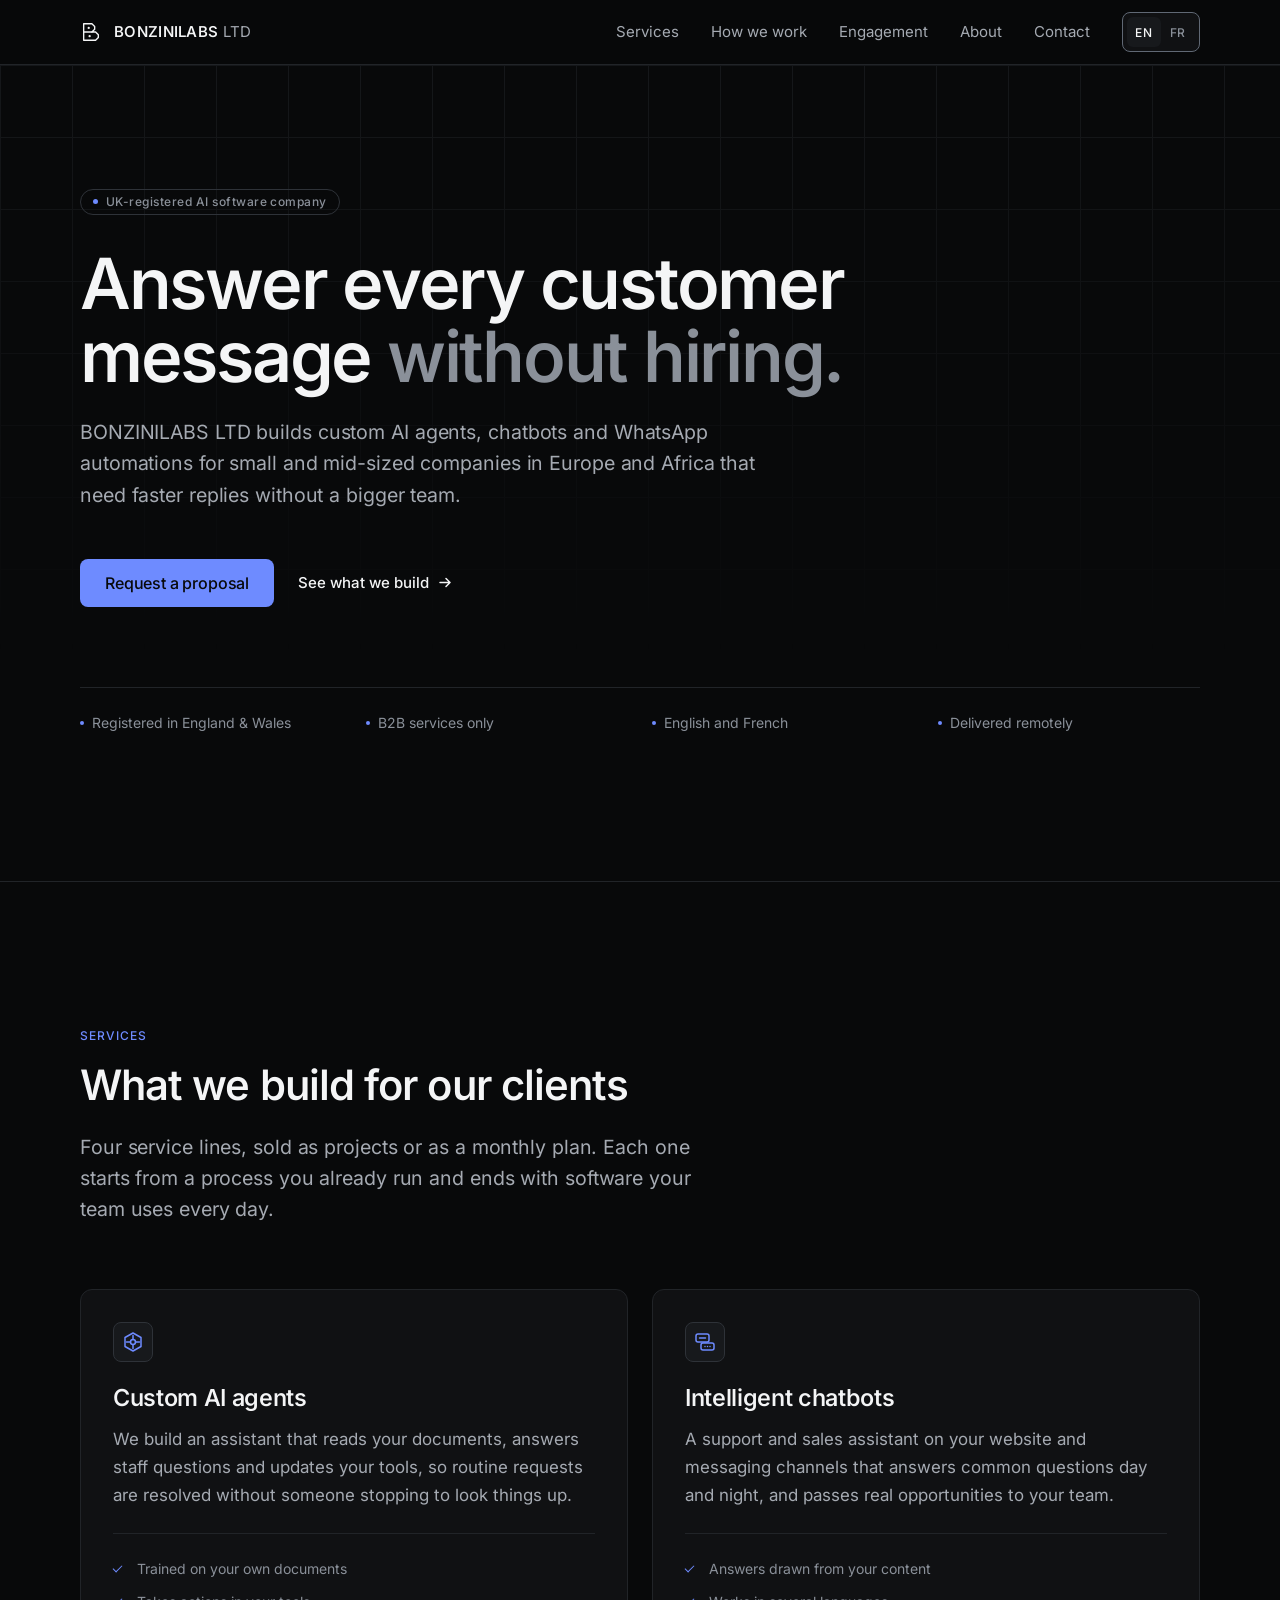
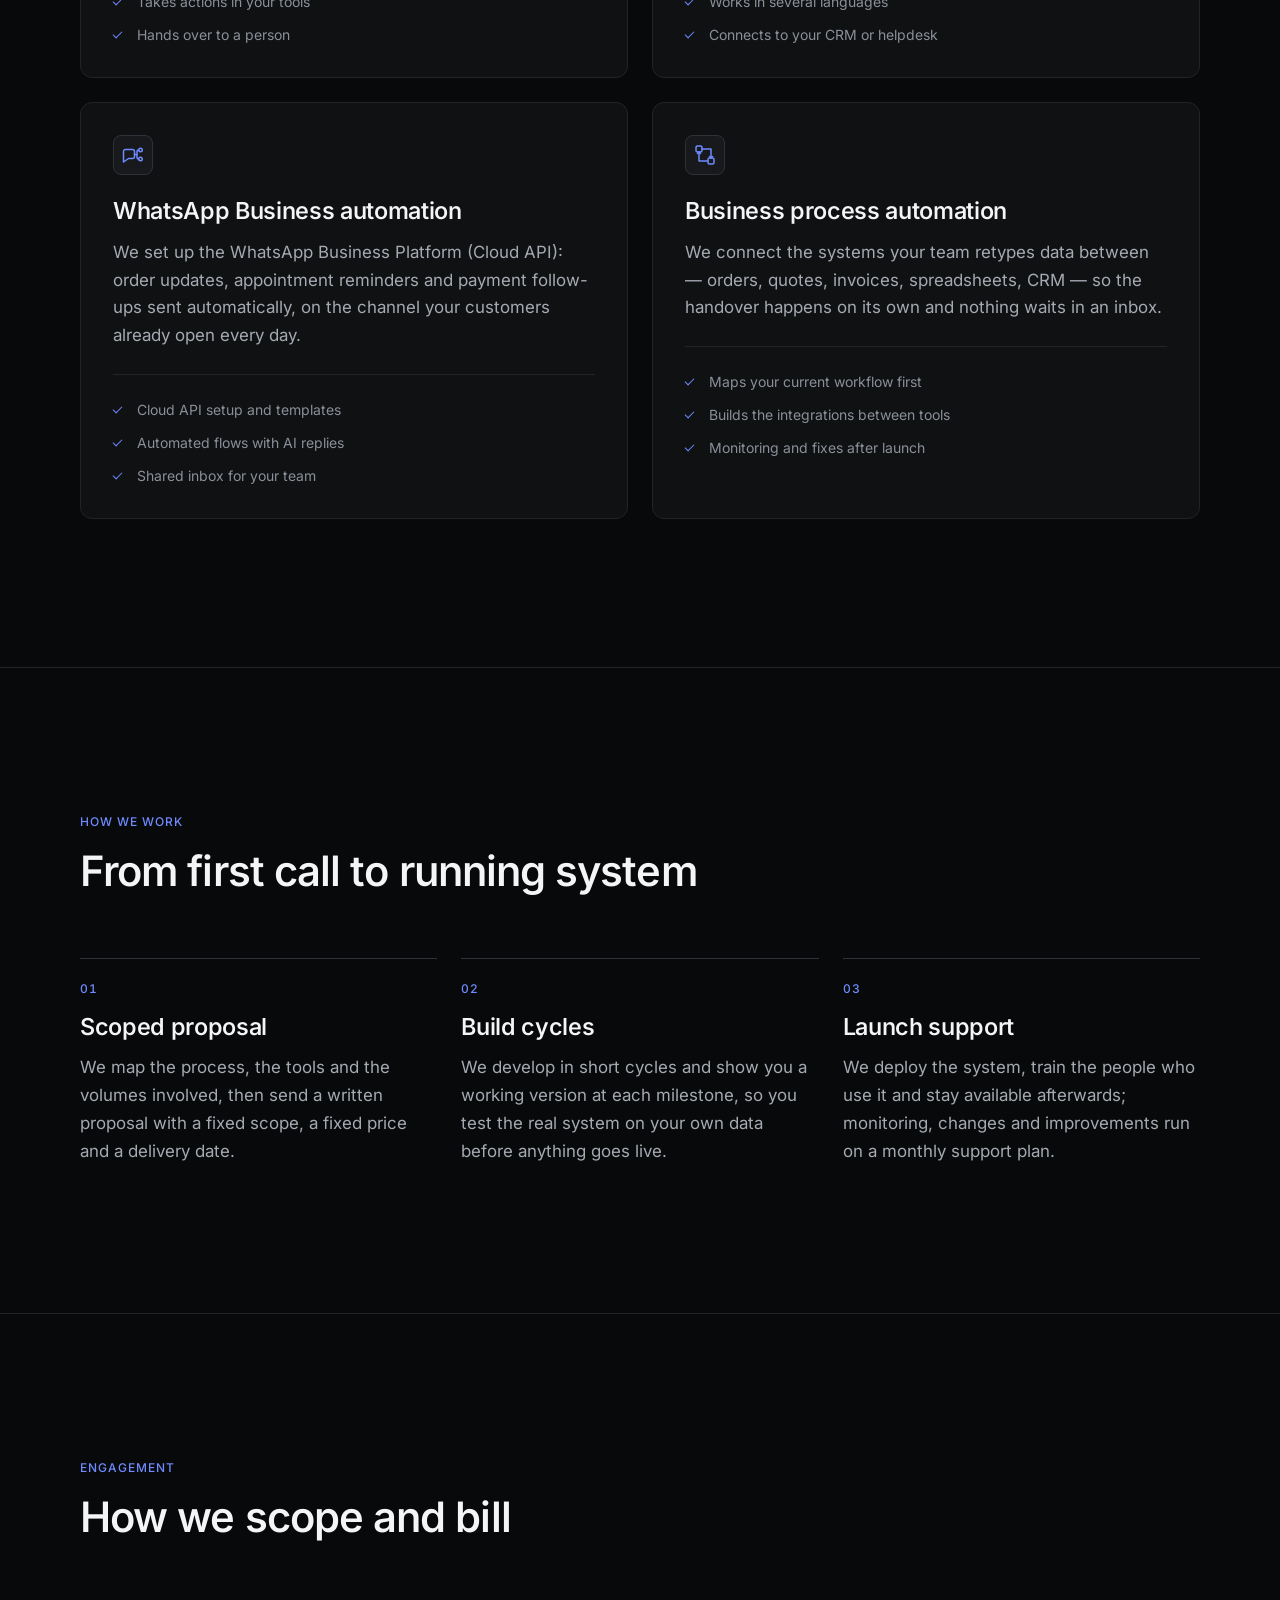
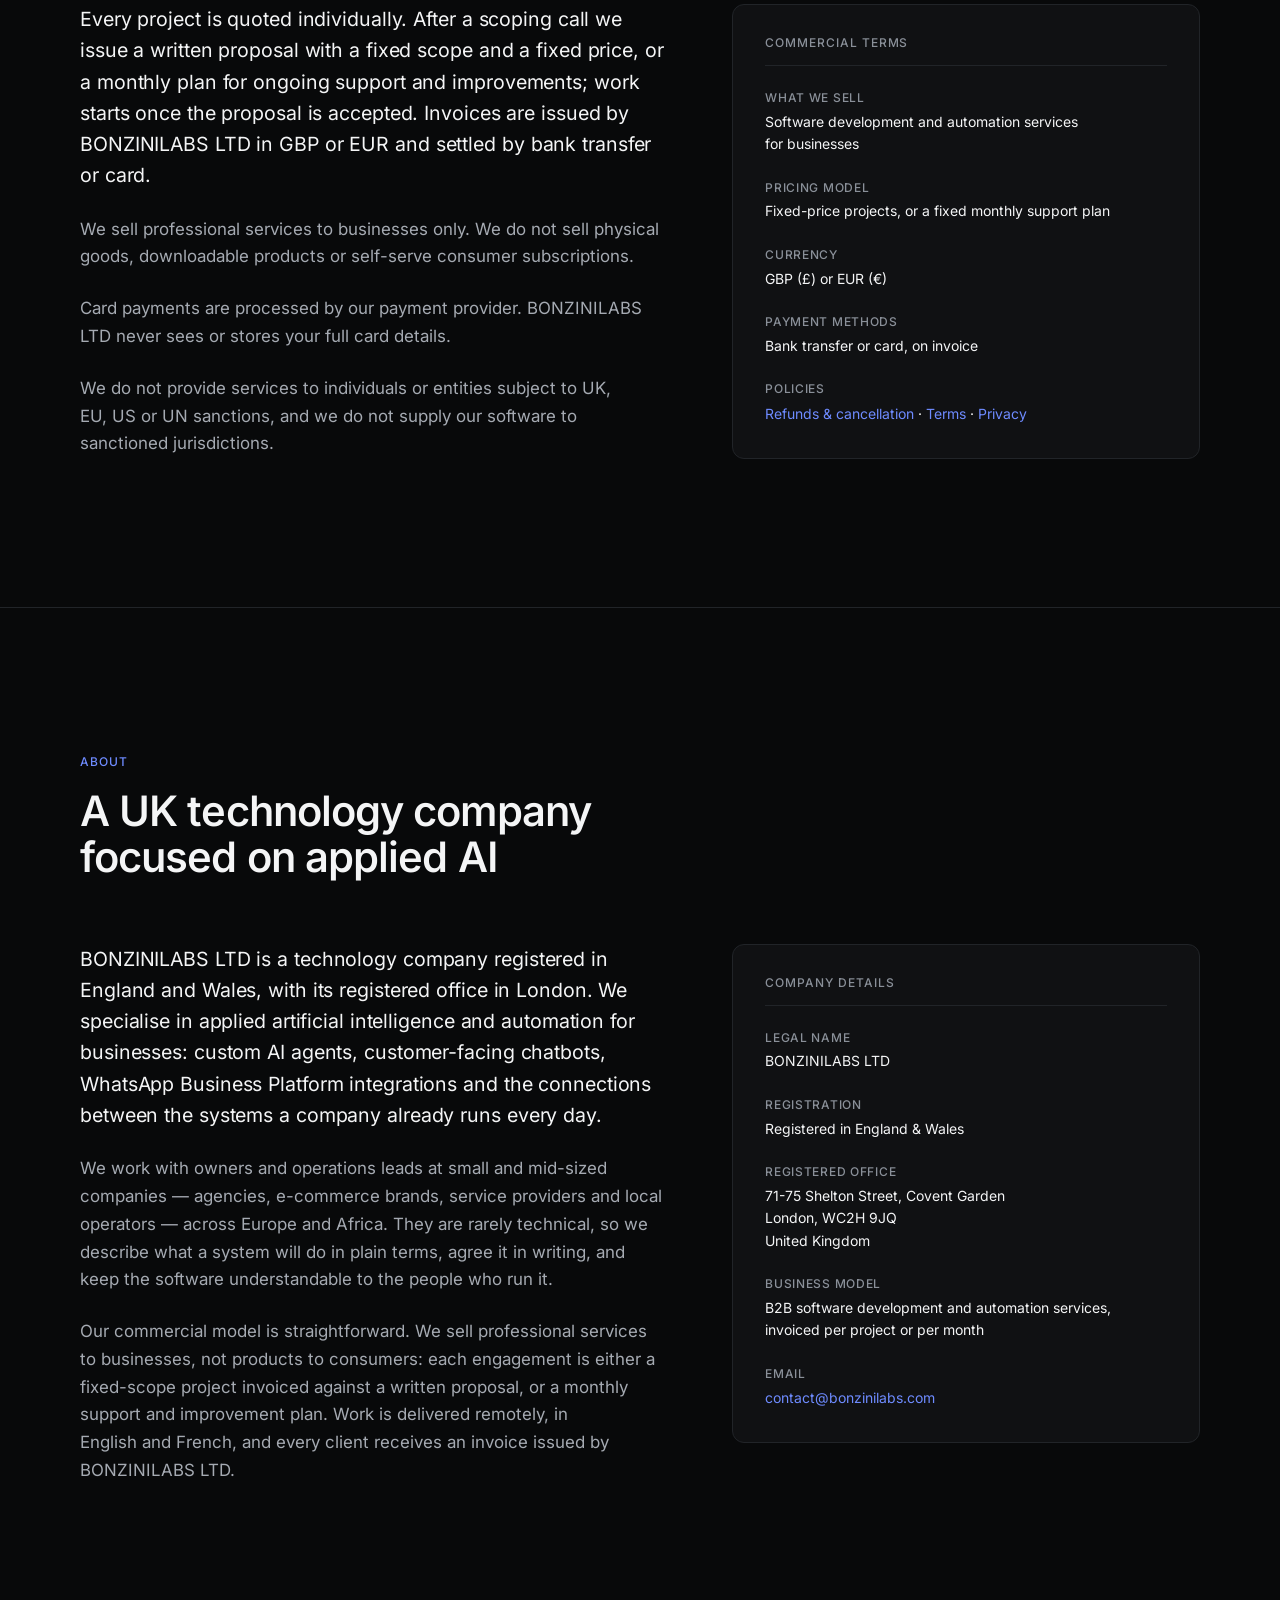
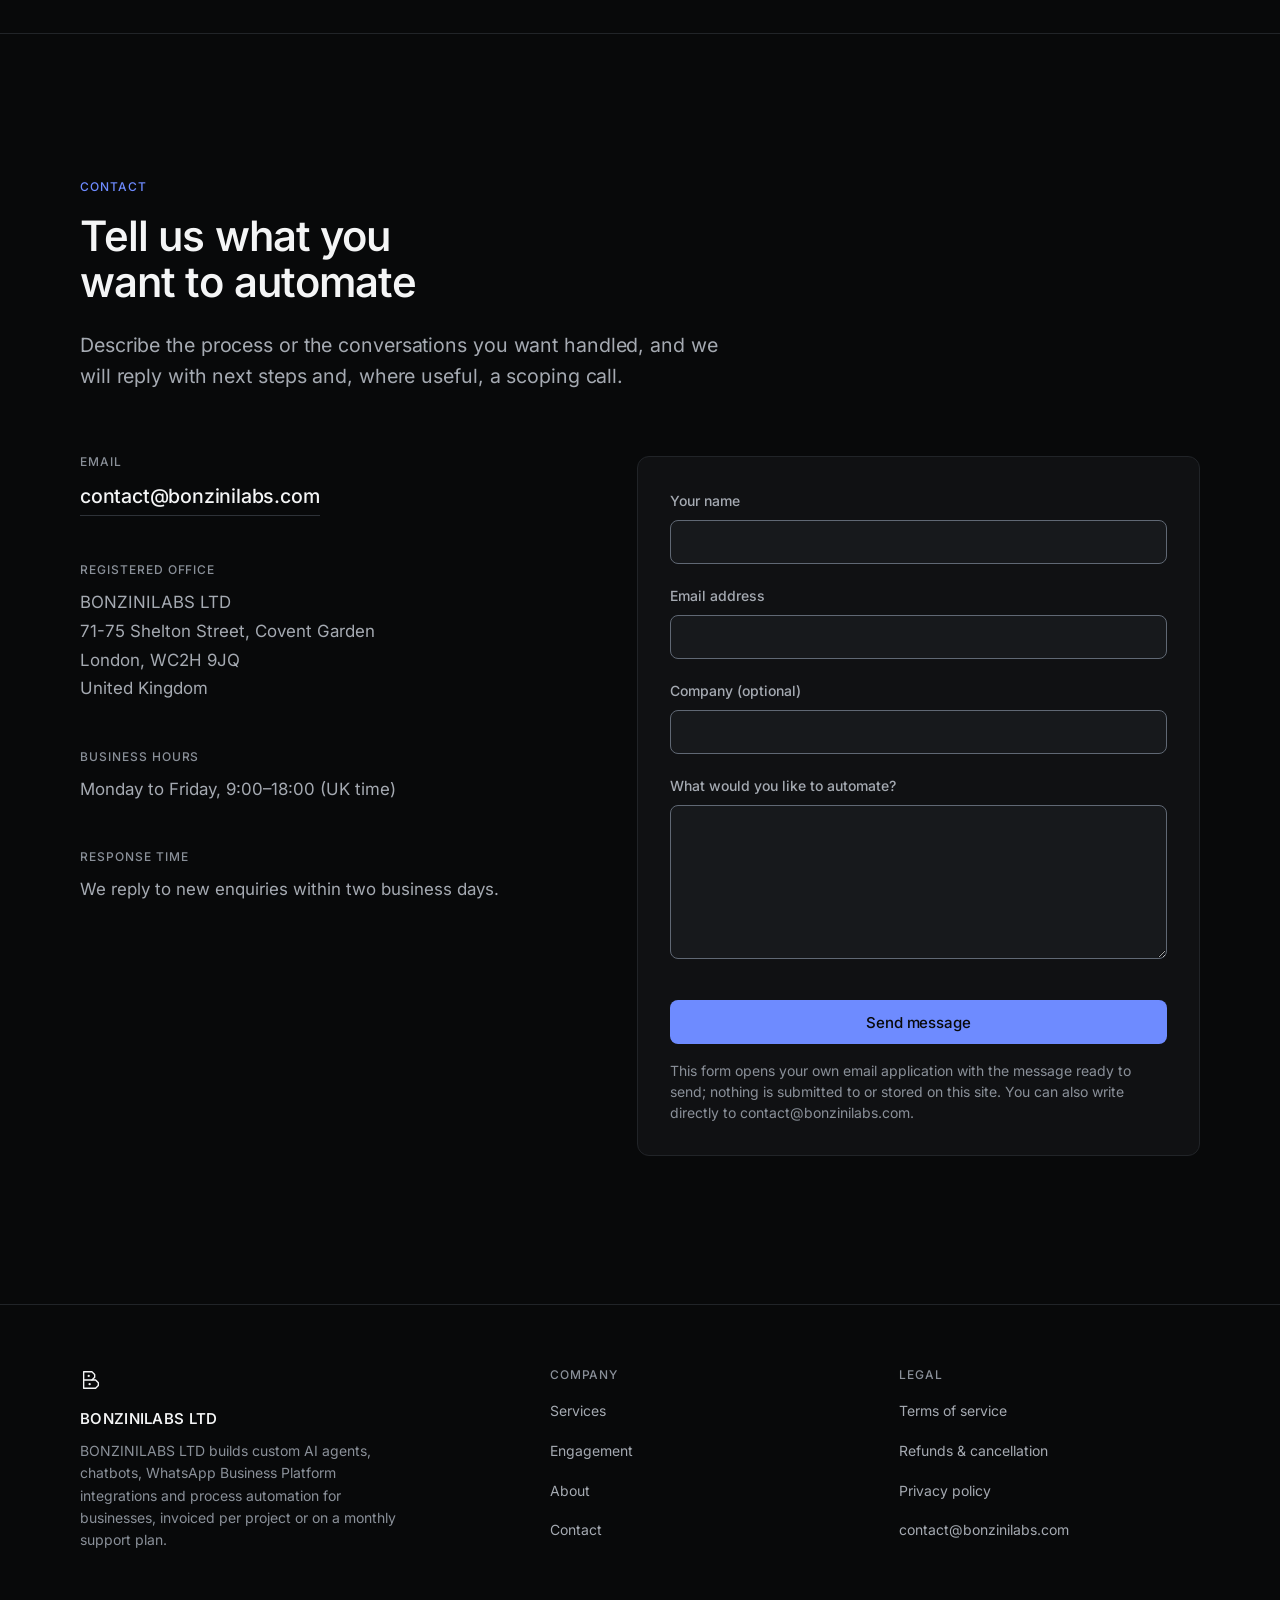
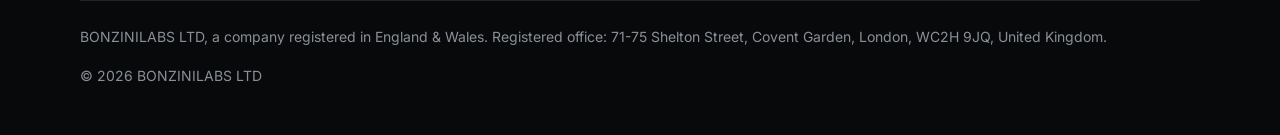
<file: index.html>
<!DOCTYPE html>
<html lang="en">

<head>
  <meta charset="utf-8">
  <meta name="viewport" content="width=device-width, initial-scale=1">

  <title>BONZINILABS LTD — AI Automation &amp; AI Agents for Business</title>
  <meta name="description"
    content="BONZINILABS LTD is a UK company delivering AI automation for business: custom AI agents, chatbots, WhatsApp Business integrations and process automation.">
  <meta name="author" content="BONZINILABS LTD">
  <meta name="robots" content="index, follow, max-image-preview:large">
  <link rel="canonical" href="https://agency.bonzinilabs.com/">

  <meta property="og:type" content="website">
  <meta property="og:site_name" content="BONZINILABS LTD">
  <meta property="og:locale" content="en_GB">
  <meta property="og:locale:alternate" content="fr_FR">
  <meta property="og:title" content="BONZINILABS LTD — AI Automation &amp; AI Agents for Business">
  <meta property="og:description"
    content="BONZINILABS LTD is a UK company delivering AI automation for business: custom AI agents, chatbots, WhatsApp Business integrations and process automation.">
  <meta property="og:url" content="https://agency.bonzinilabs.com/">
  <meta property="og:image" content="https://agency.bonzinilabs.com/assets/img/og-image.png">
  <meta property="og:image:width" content="1200">
  <meta property="og:image:height" content="630">
  <meta property="og:image:type" content="image/png">
  <meta property="og:image:alt" content="BONZINILABS LTD — AI automation for business">
  <meta name="twitter:card" content="summary_large_image">

  <meta name="theme-color" content="#08090A">
  <link rel="icon" href="assets/img/favicon.svg" type="image/svg+xml">
  <link rel="icon" href="/favicon.ico" sizes="32x32">
  <link rel="apple-touch-icon" href="assets/img/apple-touch-icon.png">
  <link rel="mask-icon" href="assets/img/favicon-mono.svg" color="#6E8BFF">

  <link rel="preload" href="assets/fonts/inter-var-latin.woff2" as="font" type="font/woff2" crossorigin>
  <link rel="stylesheet" href="assets/css/style.css">

  <!-- Legal entity data. Must stay in exact agreement with the details filed at
       Companies House: legal name, registered office, contact address. -->
  <script type="application/ld+json">
  {
    "@context": "https://schema.org",
    "@type": "Organization",
    "@id": "https://agency.bonzinilabs.com/#organisation",
    "name": "BONZINILABS LTD",
    "legalName": "BONZINILABS LTD",
    "url": "https://agency.bonzinilabs.com/",
    "logo": "https://agency.bonzinilabs.com/assets/img/logo-mark-gradient.svg",
    "image": "https://agency.bonzinilabs.com/assets/img/og-image.png",
    "email": "contact@bonzinilabs.com",
    "description": "BONZINILABS LTD is a UK technology company that builds AI automation for businesses: custom AI agents, intelligent chatbots, WhatsApp Business Platform integrations and business process automation. Services are sold to business clients as fixed-scope projects or monthly support plans.",
    "address": {
      "@type": "PostalAddress",
      "streetAddress": "71-75 Shelton Street, Covent Garden",
      "addressLocality": "London",
      "postalCode": "WC2H 9JQ",
      "addressCountry": "GB"
    },
    "areaServed": ["GB", "EU", "Africa"],
    "currenciesAccepted": "GBP, EUR",
    "paymentAccepted": "Bank transfer, Card",
    "knowsAbout": [
      "AI agents",
      "AI chatbots",
      "WhatsApp Business Platform",
      "Business process automation",
      "Systems integration"
    ],
    "contactPoint": {
      "@type": "ContactPoint",
      "contactType": "sales",
      "email": "contact@bonzinilabs.com",
      "availableLanguage": ["en", "fr"]
    }
  }
  </script>
</head>

<body>
  <a class="skip-link" href="#main" data-i18n="skip">Skip to content</a>

  <header class="site-header" id="top">
    <div class="container header-inner">
      <a class="brand" href="#top" aria-label="BONZINILABS LTD — home" data-i18n-aria="aria.home">
        <svg viewBox="0 0 24 24" aria-hidden="true" focusable="false">
          <use href="#logo-mark"></use>
        </svg>
        <span>BONZINILABS<span class="brand-suffix"> LTD</span></span>
      </a>

      <nav class="nav" id="nav" aria-label="Main" data-i18n-aria="aria.nav">
        <a href="#services" data-i18n="nav.services">Services</a>
        <a href="#process" data-i18n="nav.process">How we work</a>
        <a href="#engagement" data-i18n="nav.engagement">Engagement</a>
        <a href="#about" data-i18n="nav.about">About</a>
        <a href="#contact" data-i18n="nav.contact">Contact</a>
      </nav>

      <div class="header-actions">
        <div class="lang-switch" role="group" aria-label="Language / Langue">
          <button type="button" data-lang="en" aria-pressed="true">EN</button>
          <button type="button" data-lang="fr" aria-pressed="false">FR</button>
        </div>
        <button class="nav-toggle" id="navToggle" type="button" aria-expanded="false" aria-controls="nav"
          aria-label="Menu">
          <svg class="icon-open" viewBox="0 0 24 24" fill="none" stroke="currentColor" stroke-width="1.5"
            stroke-linecap="round" aria-hidden="true" focusable="false">
            <path d="M4 8h16M4 16h16" />
          </svg>
          <svg class="icon-close" viewBox="0 0 24 24" fill="none" stroke="currentColor" stroke-width="1.5"
            stroke-linecap="round" aria-hidden="true" focusable="false">
            <path d="M6 6l12 12M18 6L6 18" />
          </svg>
        </button>
      </div>
    </div>
  </header>

  <main id="main" tabindex="-1">

    <!-- ========================= HERO ========================= -->
    <section class="hero">
      <div class="container">
        <p class="pill"><span class="dot" aria-hidden="true"></span><span data-i18n="hero.eyebrow">UK-registered AI
            software company</span></p>

        <h1>
          <span data-i18n="hero.title1">Answer every customer message</span>
          <span class="muted" data-i18n="hero.title2">without hiring.</span>
        </h1>

        <p class="hero-lead" data-i18n="hero.sub">BONZINILABS LTD builds custom AI agents, chatbots and WhatsApp
          automations for small and mid-sized companies in Europe and Africa that need faster replies without a bigger
          team.</p>

        <div class="hero-actions">
          <a class="btn btn--primary btn--lg" href="#contact" data-i18n="cta.contact">Request a proposal</a>
          <a class="link-arrow" href="#services">
            <span data-i18n="cta.services">See what we build</span>
            <svg viewBox="0 0 16 16" fill="none" stroke="currentColor" stroke-width="1.5" stroke-linecap="round"
              stroke-linejoin="round" aria-hidden="true" focusable="false">
              <path d="M3 8h10M9 4l4 4-4 4" />
            </svg>
          </a>
        </div>

        <ul class="hero-proof">
          <li data-i18n="proof.1">Registered in England &amp; Wales</li>
          <li data-i18n="proof.2">B2B services only</li>
          <li data-i18n="proof.3">English and French</li>
          <li data-i18n="proof.4">Delivered remotely</li>
        </ul>
      </div>
    </section>

    <!-- ========================= SERVICES ========================= -->
    <section class="section" id="services">
      <div class="container">
        <div class="section-header">
          <span class="section-label" data-i18n="services.label">Services</span>
          <h2 data-i18n="services.title">What we build for our clients</h2>
          <p data-i18n="services.intro">Four service lines, sold as projects or as a monthly plan. Each one starts from
            a process you already run and ends with software your team uses every day.</p>
        </div>

        <div class="card-grid">
          <article class="card">
            <span class="card-icon" aria-hidden="true">
              <svg viewBox="0 0 24 24">
                <use href="#icon-agent"></use>
              </svg>
            </span>
            <h3 data-i18n="svc1.title">Custom AI agents</h3>
            <p data-i18n="svc1.body">We build an assistant that reads your documents, answers staff questions and
              updates your tools, so routine requests are resolved without someone stopping to look things up.</p>
            <ul class="card-list">
              <li data-i18n="svc1.li1">Trained on your own documents</li>
              <li data-i18n="svc1.li2">Takes actions in your tools</li>
              <li data-i18n="svc1.li3">Hands over to a person</li>
            </ul>
          </article>

          <article class="card">
            <span class="card-icon" aria-hidden="true">
              <svg viewBox="0 0 24 24">
                <use href="#icon-chatbot"></use>
              </svg>
            </span>
            <h3 data-i18n="svc2.title">Intelligent chatbots</h3>
            <p data-i18n="svc2.body">A support and sales assistant on your website and messaging channels that answers
              common questions day and night, and passes real opportunities to your team.</p>
            <ul class="card-list">
              <li data-i18n="svc2.li1">Answers drawn from your content</li>
              <li data-i18n="svc2.li2">Works in several languages</li>
              <li data-i18n="svc2.li3">Connects to your CRM or helpdesk</li>
            </ul>
          </article>

          <article class="card">
            <span class="card-icon" aria-hidden="true">
              <svg viewBox="0 0 24 24">
                <use href="#icon-whatsapp-flow"></use>
              </svg>
            </span>
            <h3 data-i18n="svc3.title">WhatsApp Business automation</h3>
            <p data-i18n="svc3.body">We set up the WhatsApp Business Platform (Cloud API): order updates, appointment
              reminders and payment follow-ups sent automatically, on the channel your customers already open every
              day.</p>
            <ul class="card-list">
              <li data-i18n="svc3.li1">Cloud API setup and templates</li>
              <li data-i18n="svc3.li2">Automated flows with AI replies</li>
              <li data-i18n="svc3.li3">Shared inbox for your team</li>
            </ul>
          </article>

          <article class="card">
            <span class="card-icon" aria-hidden="true">
              <svg viewBox="0 0 24 24">
                <use href="#icon-automation"></use>
              </svg>
            </span>
            <h3 data-i18n="svc4.title">Business process automation</h3>
            <p data-i18n="svc4.body">We connect the systems your team retypes data between — orders, quotes, invoices,
              spreadsheets, CRM — so the handover happens on its own and nothing waits in an inbox.</p>
            <ul class="card-list">
              <li data-i18n="svc4.li1">Maps your current workflow first</li>
              <li data-i18n="svc4.li2">Builds the integrations between tools</li>
              <li data-i18n="svc4.li3">Monitoring and fixes after launch</li>
            </ul>
          </article>
        </div>
      </div>
    </section>

    <!-- ========================= PROCESS ========================= -->
    <section class="section" id="process">
      <div class="container">
        <div class="section-header">
          <span class="section-label" data-i18n="process.label">How we work</span>
          <h2 data-i18n="process.title">From first call to running system</h2>
        </div>

        <ol class="steps">
          <li class="step">
            <span class="step-num">01</span>
            <h3 data-i18n="step1.title">Scoped proposal</h3>
            <p data-i18n="step1.body">We map the process, the tools and the volumes involved, then send a written
              proposal with a fixed scope, a fixed price and a delivery date.</p>
          </li>
          <li class="step">
            <span class="step-num">02</span>
            <h3 data-i18n="step2.title">Build cycles</h3>
            <p data-i18n="step2.body">We develop in short cycles and show you a working version at each milestone, so
              you test the real system on your own data before anything goes live.</p>
          </li>
          <li class="step">
            <span class="step-num">03</span>
            <h3 data-i18n="step3.title">Launch support</h3>
            <p data-i18n="step3.body">We deploy the system, train the people who use it and stay available afterwards;
              monitoring, changes and improvements run on a monthly support plan.</p>
          </li>
        </ol>
      </div>
    </section>

    <!-- ========================= ENGAGEMENT & BILLING =========================
         Every engagement is priced individually, so there is no rate card. This
         section states instead what is sold, to whom, in which currency and on
         what terms, which is what a prospective client needs before enquiring. -->
    <section class="section" id="engagement">
      <div class="container">
        <div class="section-header">
          <span class="section-label" data-i18n="pricing.label">Engagement</span>
          <h2 data-i18n="pricing.title">How we scope and bill</h2>
        </div>

        <div class="split">
          <div class="prose">
            <p class="lead" data-i18n="pricing.body">Every project is quoted individually. After a scoping call we issue
              a written proposal with a fixed scope and a fixed price, or a monthly plan for ongoing support and
              improvements; work starts once the proposal is accepted. Invoices are issued by BONZINILABS LTD in GBP or
              EUR and settled by bank transfer or card.</p>
            <p data-i18n="pricing.note">We sell professional services to businesses only. We do not sell physical goods,
              downloadable products or self-serve consumer subscriptions.</p>
            <p data-i18n="pricing.secure">Card payments are processed by our payment provider. BONZINILABS LTD never
              sees or stores your full card details.</p>
            <p data-i18n="pricing.restrictions">We do not provide services to individuals or entities subject to UK, EU,
              US or UN sanctions, and we do not supply our software to sanctioned jurisdictions.</p>
          </div>

          <div class="panel">
            <h3 data-i18n="pricing.facts">Commercial terms</h3>
            <dl class="data-list">
              <div>
                <dt data-i18n="pricing.t1">What we sell</dt>
                <dd data-i18n="pricing.v1">Software development and automation services for businesses</dd>
              </div>
              <div>
                <dt data-i18n="pricing.t2">Pricing model</dt>
                <dd data-i18n="pricing.v2">Fixed-price projects, or a fixed monthly support plan</dd>
              </div>
              <div>
                <dt data-i18n="pricing.t3">Currency</dt>
                <dd data-i18n="pricing.v3">GBP (£) or EUR (€)</dd>
              </div>
              <div>
                <dt data-i18n="pricing.t4">Payment methods</dt>
                <dd data-i18n="pricing.v4">Bank transfer or card, on invoice</dd>
              </div>
              <div>
                <dt data-i18n="pricing.t5">Policies</dt>
                <dd>
                  <a href="refunds.html" data-i18n="pricing.v5a">Refunds &amp; cancellation</a> ·
                  <a href="terms.html" data-i18n="pricing.v5b">Terms</a> ·
                  <a href="privacy.html" data-i18n="pricing.v5c">Privacy</a>
                </dd>
              </div>
            </dl>
          </div>
        </div>
      </div>
    </section>

    <!-- ========================= ABOUT ========================= -->
    <section class="section" id="about">
      <div class="container">
        <div class="section-header">
          <span class="section-label" data-i18n="about.label">About</span>
          <h2 data-i18n="about.title">A UK technology company focused on applied AI</h2>
        </div>

        <div class="split">
          <div class="prose">
            <p class="lead" data-i18n="about.p1">BONZINILABS LTD is a technology company registered in England and
              Wales, with its registered office in London. We specialise in applied artificial intelligence and
              automation for businesses: custom AI agents, customer-facing chatbots, WhatsApp Business Platform
              integrations and the connections between the systems a company already runs every day.</p>
            <p data-i18n="about.p2">We work with owners and operations leads at small and mid-sized companies —
              agencies, e-commerce brands, service providers and local operators — across Europe and Africa. They are
              rarely technical, so we describe what a system will do in plain terms, agree it in writing, and keep the
              software understandable to the people who run it.</p>
            <p data-i18n="about.p3">Our commercial model is straightforward. We sell professional services to
              businesses, not products to consumers: each engagement is either a fixed-scope project invoiced against a
              written proposal, or a monthly support and improvement plan. Work is delivered remotely, in English and
              French, and every client receives an invoice issued by BONZINILABS LTD.</p>
          </div>

          <div class="panel">
            <h3 data-i18n="about.facts">Company details</h3>
            <dl class="data-list">
              <div>
                <dt data-i18n="about.legal">Legal name</dt>
                <dd>BONZINILABS LTD</dd>
              </div>
              <div>
                <dt data-i18n="about.reg">Registration</dt>
                <dd data-i18n="about.regval">Registered in England &amp; Wales</dd>
                <!-- Companies Act 2006 requires the registered number on a company website.
                     Add it as a second <dd> here as soon as it is to hand, and in the
                     footer of index.html, terms.html, privacy.html and refunds.html. -->
              </div>
              <div>
                <dt data-i18n="about.office">Registered office</dt>
                <dd>71-75 Shelton Street, Covent Garden<br>London, WC2H 9JQ<br>United Kingdom</dd>
              </div>
              <div>
                <dt data-i18n="about.model">Business model</dt>
                <dd data-i18n="about.modelval">B2B software development and automation services, invoiced per project or
                  per month</dd>
              </div>
              <div>
                <dt data-i18n="about.email">Email</dt>
                <dd><a href="mailto:contact@bonzinilabs.com">contact@bonzinilabs.com</a></dd>
              </div>
            </dl>
          </div>
        </div>
      </div>
    </section>

    <!-- ========================= CONTACT ========================= -->
    <section class="section" id="contact">
      <div class="container">
        <div class="section-header">
          <span class="section-label" data-i18n="contact.label">Contact</span>
          <h2 data-i18n="contact.title">Tell us what you want to automate</h2>
          <p data-i18n="contact.intro">Describe the process or the conversations you want handled, and we will reply
            with next steps and, where useful, a scoping call.</p>
        </div>

        <div class="split split--form">
          <div class="contact-info">
            <div class="contact-block">
              <h3 data-i18n="contact.emailTitle">Email</h3>
              <p><a class="email-link" href="mailto:contact@bonzinilabs.com">contact@bonzinilabs.com</a></p>
            </div>
            <div class="contact-block">
              <h3 data-i18n="contact.addrTitle">Registered office</h3>
              <address>
                BONZINILABS LTD<br>
                71-75 Shelton Street, Covent Garden<br>
                London, WC2H 9JQ<br>
                United Kingdom
              </address>
            </div>
            <div class="contact-block">
              <h3 data-i18n="contact.hoursTitle">Business hours</h3>
              <p data-i18n="contact.hours">Monday to Friday, 9:00–18:00 (UK time)</p>
            </div>
            <div class="contact-block">
              <h3 data-i18n="contact.replyTitle">Response time</h3>
              <p data-i18n="contact.reply">We reply to new enquiries within two business days.</p>
            </div>
          </div>

          <form class="form" id="contactForm" novalidate>
            <div class="field">
              <label for="name" data-i18n="form.name">Your name</label>
              <input type="text" id="name" name="name" autocomplete="name" required>
            </div>
            <div class="field">
              <label for="email" data-i18n="form.email">Email address</label>
              <input type="email" id="email" name="email" autocomplete="email" required>
            </div>
            <div class="field">
              <label for="company" data-i18n="form.company">Company (optional)</label>
              <input type="text" id="company" name="company" autocomplete="organization">
            </div>
            <div class="field">
              <label for="message" data-i18n="form.message">What would you like to automate?</label>
              <textarea id="message" name="message" rows="5" required></textarea>
            </div>

            <button class="btn btn--primary btn--block" type="submit" aria-describedby="formNote"
              data-i18n="form.submit">Send message</button>

            <p class="form-status" id="formStatus" role="alert" hidden></p>
            <p class="form-note" id="formNote" data-i18n="form.note">This form opens your own email application with the message ready
              to send; nothing is submitted to or stored on this site. You can also write directly to
              contact@bonzinilabs.com.</p>
          </form>
        </div>
      </div>
    </section>
  </main>

  <footer class="site-footer">
    <div class="container">
      <div class="footer-top">
        <div class="footer-brand">
          <svg viewBox="0 0 24 24" aria-hidden="true" focusable="false">
            <use href="#logo-mark"></use>
          </svg>
          <p class="footer-name">BONZINILABS LTD</p>
          <p class="footer-desc" data-i18n="footer.summary">BONZINILABS LTD builds custom AI agents, chatbots, WhatsApp
            Business Platform integrations and process automation for businesses, invoiced per project or on a monthly
            support plan.</p>
        </div>

        <nav class="footer-col" aria-label="Company" data-i18n-aria="aria.footerCompany">
          <h2 data-i18n="footer.company">Company</h2>
          <ul>
            <li><a href="#services" data-i18n="nav.services">Services</a></li>
            <li><a href="#engagement" data-i18n="nav.engagement">Engagement</a></li>
            <li><a href="#about" data-i18n="nav.about">About</a></li>
            <li><a href="#contact" data-i18n="nav.contact">Contact</a></li>
          </ul>
        </nav>

        <nav class="footer-col" aria-label="Legal" data-i18n-aria="aria.footerLegal">
          <h2 data-i18n="footer.legalCol">Legal</h2>
          <ul>
            <li><a href="terms.html" data-i18n="footer.terms">Terms of service</a></li>
            <li><a href="refunds.html" data-i18n="footer.refunds">Refunds &amp; cancellation</a></li>
            <li><a href="privacy.html" data-i18n="footer.privacy">Privacy policy</a></li>
            <li><a href="mailto:contact@bonzinilabs.com">contact@bonzinilabs.com</a></li>
          </ul>
        </nav>
      </div>

      <div class="footer-legal">
        <p data-i18n="footer.legal">BONZINILABS LTD, a company registered in England &amp; Wales. Registered office:
          71-75 Shelton Street, Covent Garden, London, WC2H 9JQ, United Kingdom.</p>
        <p>&copy; <span data-year>2026</span> BONZINILABS LTD</p>
      </div>
    </div>
  </footer>

  <!-- ========================= ICON SPRITE =========================
       One inline sprite, referenced with <use>. Every glyph is drawn on the
       same 24x24 grid at 1.5px stroke so the set stays optically consistent. -->
  <svg class="icon-sprite" aria-hidden="true" focusable="false">
    <defs>
      <!-- Mark: a B built from two offset modules, 3x3 chamfers, the lower bowl
           stepping three units further right than the upper. -->
      <g id="logo-mark" fill="none" stroke="currentColor" stroke-width="1.5" stroke-linecap="round"
        stroke-linejoin="round">
        <path d="M4 3H13L16 6V9L13 12H17L20 15V18L17 21H4Z" />
        <path d="M4 12H13" />
        <circle cx="9.5" cy="7.5" r="1.25" fill="currentColor" stroke="none" />
        <circle cx="10.5" cy="16.5" r="1.25" fill="currentColor" stroke="none" />
      </g>

      <g id="icon-agent" fill="none" stroke="currentColor" stroke-width="1.5" stroke-linecap="round"
        stroke-linejoin="round">
        <path d="M12 3L20 7.5V16.5L12 21L4 16.5V7.5Z" />
        <circle cx="12" cy="12" r="2.5" />
        <path d="M12 9.5V5.5M12 14.5V18.5M9.5 12H5.5M14.5 12H18.5" />
      </g>

      <g id="icon-chatbot" fill="none" stroke="currentColor" stroke-width="1.5" stroke-linecap="round"
        stroke-linejoin="round">
        <rect x="3" y="4" width="13" height="8" rx="2" />
        <rect x="8" y="13" width="13" height="7" rx="2" />
        <path d="M6.5 8H12.5" />
        <circle cx="12" cy="16.5" r="0.75" fill="currentColor" stroke="none" />
        <circle cx="14.5" cy="16.5" r="0.75" fill="currentColor" stroke="none" />
        <circle cx="17" cy="16.5" r="0.75" fill="currentColor" stroke="none" />
      </g>

      <!-- Deliberately not the WhatsApp glyph: that mark is Meta's trademark and
           may not stand in for a third party's own service icon. -->
      <g id="icon-whatsapp-flow" fill="none" stroke="currentColor" stroke-width="1.5" stroke-linecap="round"
        stroke-linejoin="round">
        <path d="M4.5 6.5H11.5A2 2 0 0 1 13.5 8.5V13.5A2 2 0 0 1 11.5 15.5H7.5L2.5 19V8.5A2 2 0 0 1 4.5 6.5Z" />
        <path d="M13.5 11.5H16" />
        <path d="M17.75 7H17.5A1.5 1.5 0 0 0 16 8.5V14.5A1.5 1.5 0 0 0 17.5 16H17.75" />
        <circle cx="19.5" cy="7" r="1.75" />
        <circle cx="19.5" cy="16" r="1.75" />
      </g>

      <g id="icon-automation" fill="none" stroke="currentColor" stroke-width="1.5" stroke-linecap="round"
        stroke-linejoin="round">
        <rect x="3" y="3" width="6" height="6" rx="1.5" />
        <rect x="15" y="15" width="6" height="6" rx="1.5" />
        <path d="M9 6H18V15" />
        <path d="M16.5 13.5L18 15L19.5 13.5" />
        <path d="M15 18H6V9" />
        <path d="M4.5 10.5L6 9L7.5 10.5" />
      </g>
    </defs>
  </svg>

  <script src="assets/js/main.js" defer></script>
</body>

</html>
</file>
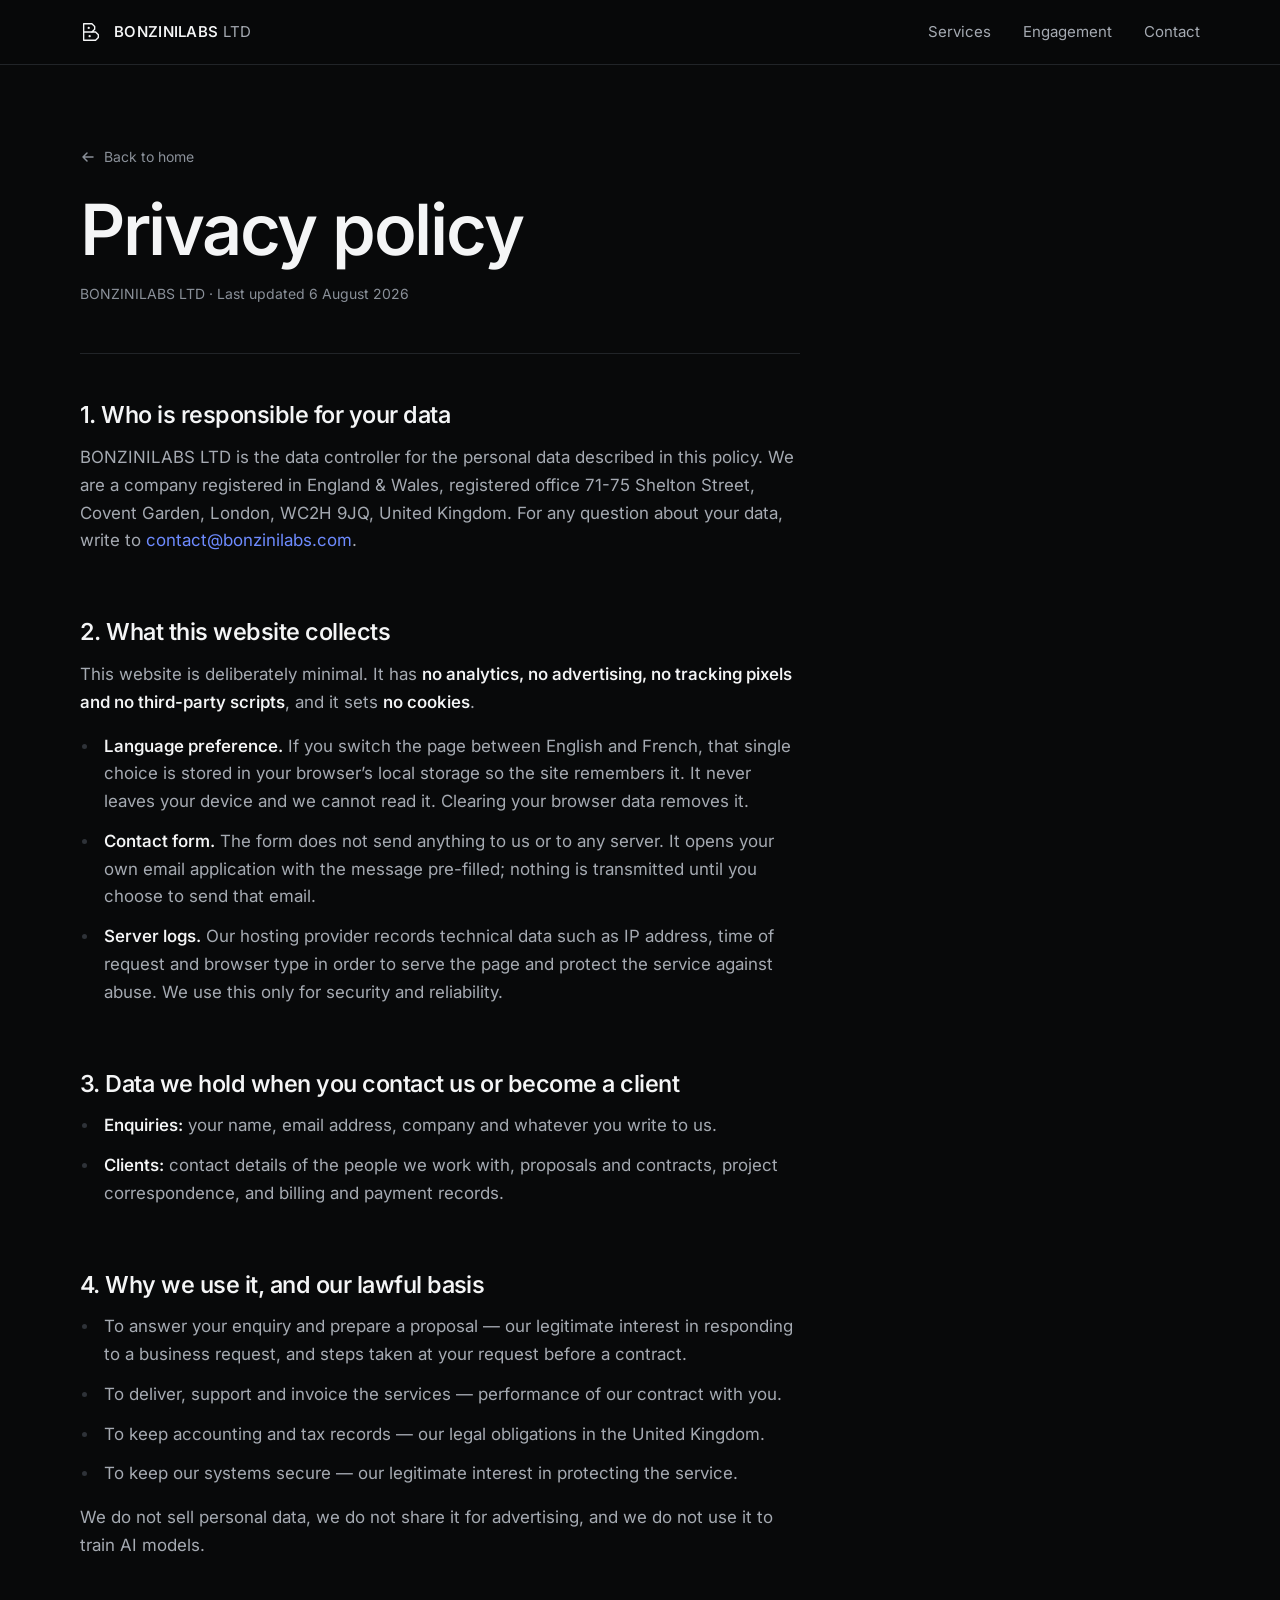
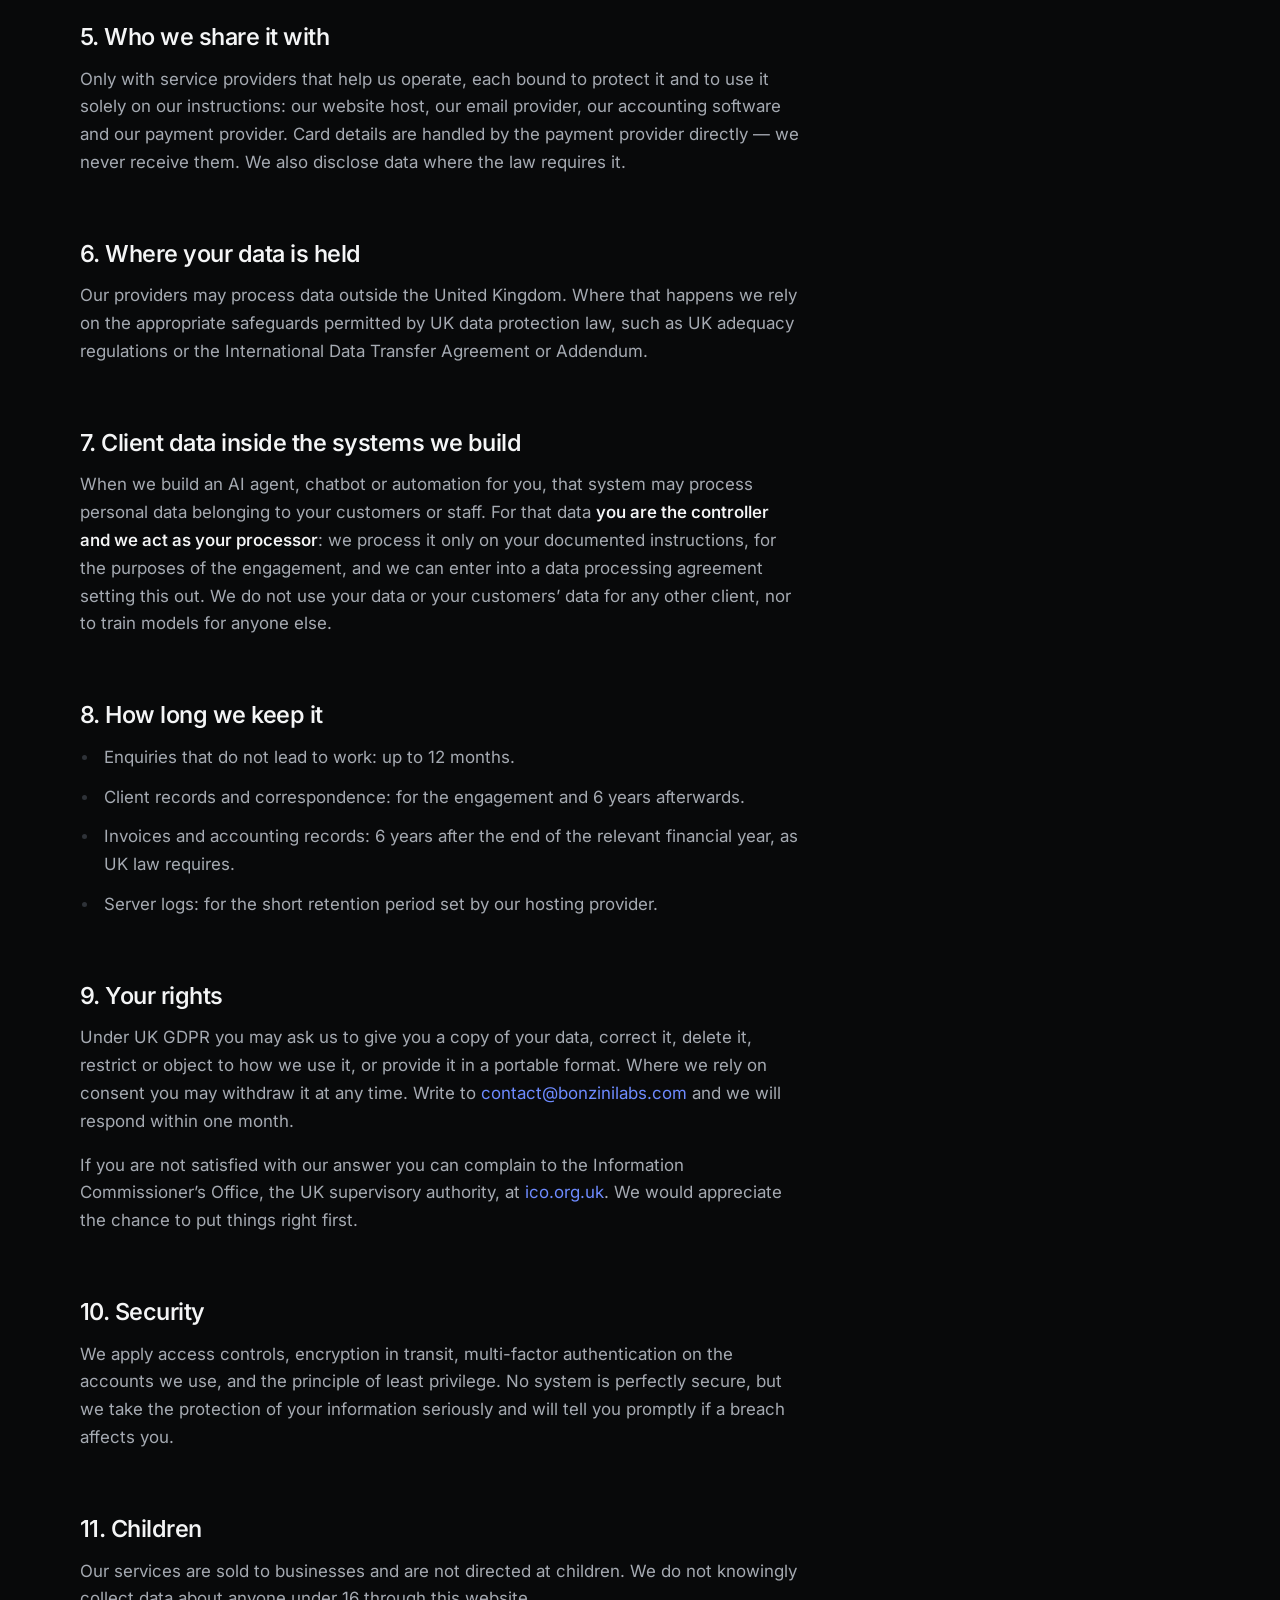
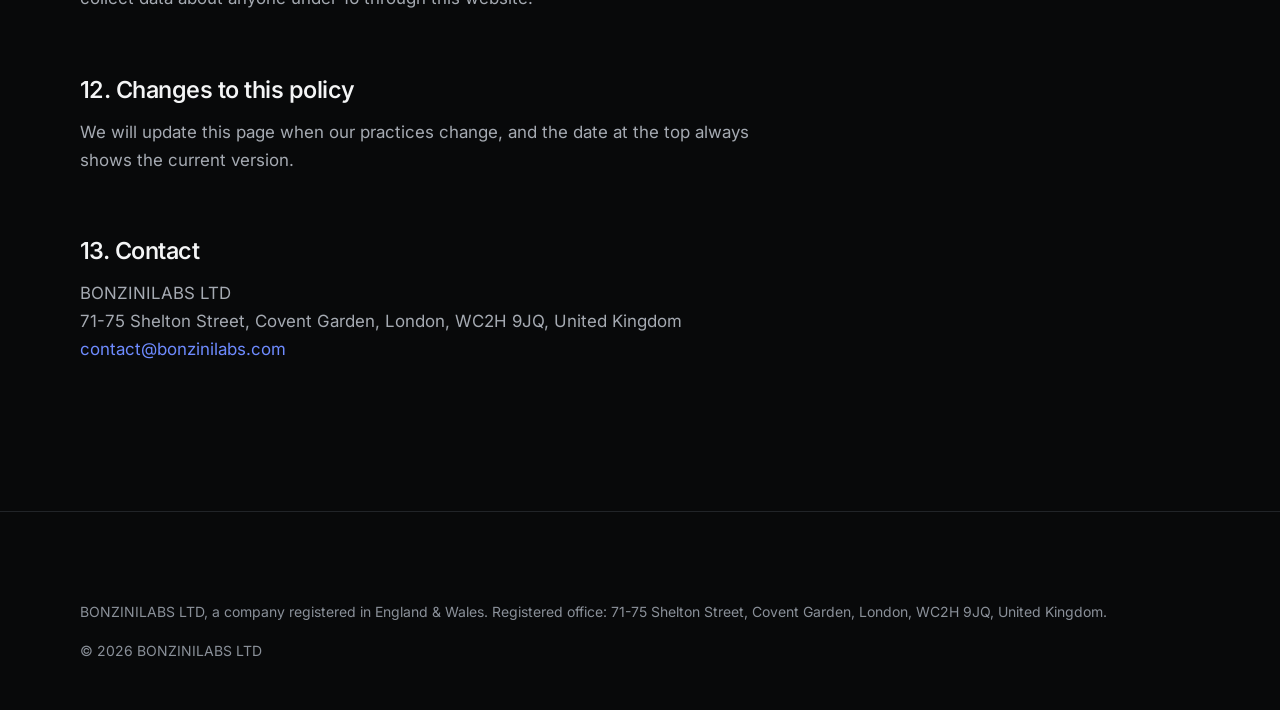
<file: privacy.html>
<!DOCTYPE html>
<html lang="en">

<head>
  <meta charset="utf-8">
  <meta name="viewport" content="width=device-width, initial-scale=1">
  <title>Privacy Policy — BONZINILABS LTD</title>
  <meta name="description"
    content="Privacy policy of BONZINILABS LTD, a UK company providing AI automation and software development services: what we collect, why, and your rights under UK GDPR.">
  <meta name="robots" content="index, follow">
  <link rel="canonical" href="https://agency.bonzinilabs.com/privacy.html">
  <meta property="og:type" content="article">
  <meta property="og:site_name" content="BONZINILABS LTD">
  <meta property="og:locale" content="en_GB">
  <meta property="og:title" content="Privacy Policy — BONZINILABS LTD">
  <meta property="og:description" content="Privacy policy of BONZINILABS LTD, a UK company providing AI automation and software development services: what we collect, why, and your rights under UK GDPR.">
  <meta property="og:url" content="https://agency.bonzinilabs.com/privacy.html">
  <meta property="og:image" content="https://agency.bonzinilabs.com/assets/img/og-image.png">
  <meta property="og:image:width" content="1200">
  <meta property="og:image:height" content="630">
  <meta property="og:image:type" content="image/png">
  <meta property="og:image:alt" content="BONZINILABS LTD — AI automation for business">
  <meta name="twitter:card" content="summary_large_image">
  <meta name="theme-color" content="#08090A">
  <link rel="icon" href="assets/img/favicon.svg" type="image/svg+xml">
  <link rel="preload" href="assets/fonts/inter-var-latin.woff2" as="font" type="font/woff2" crossorigin>
  <link rel="stylesheet" href="assets/css/style.css">
</head>

<body>
  <a class="skip-link" href="#main">Skip to content</a>

  <header class="site-header">
    <div class="container header-inner">
      <a class="brand" href="index.html" aria-label="BONZINILABS LTD — home">
        <svg viewBox="0 0 24 24" fill="none" stroke="currentColor" stroke-width="1.5" stroke-linecap="round"
          stroke-linejoin="round" aria-hidden="true" focusable="false">
          <path d="M4 3H13L16 6V9L13 12H17L20 15V18L17 21H4Z" />
          <path d="M4 12H13" />
          <circle cx="9.5" cy="7.5" r="1.25" fill="currentColor" stroke="none" />
          <circle cx="10.5" cy="16.5" r="1.25" fill="currentColor" stroke="none" />
        </svg>
        <span>BONZINILABS<span class="brand-suffix"> LTD</span></span>
      </a>
      <nav class="nav nav--inline" aria-label="Main">
        <a href="index.html#services">Services</a>
        <a href="index.html#engagement">Engagement</a>
        <a href="index.html#contact">Contact</a>
      </nav>
    </div>
  </header>

  <main id="main" class="doc" tabindex="-1">
    <div class="container">
      <a class="doc-back" href="index.html">
        <svg viewBox="0 0 16 16" fill="none" stroke="currentColor" stroke-width="1.5" stroke-linecap="round"
          stroke-linejoin="round" aria-hidden="true" focusable="false">
          <path d="M13 8H3M7 4L3 8l4 4" />
        </svg>
        Back to home
      </a>

      <div class="doc-header">
        <h1>Privacy policy</h1>
        <p class="updated">BONZINILABS LTD · Last updated 6 August 2026</p>
      </div>

      <div class="doc-body">
        <h2>1. Who is responsible for your data</h2>
        <p>BONZINILABS LTD is the data controller for the personal data described in this policy. We are a company
          registered in England &amp; Wales, registered office 71-75 Shelton Street, Covent Garden, London, WC2H 9JQ,
          United Kingdom. For any question about your data, write to <a
            href="mailto:contact@bonzinilabs.com">contact@bonzinilabs.com</a>.</p>

        <h2>2. What this website collects</h2>
        <p>This website is deliberately minimal. It has <strong>no analytics, no advertising, no tracking pixels and no
            third-party scripts</strong>, and it sets <strong>no cookies</strong>.</p>
        <ul>
          <li><strong>Language preference.</strong> If you switch the page between English and French, that single
            choice is stored in your browser’s local storage so the site remembers it. It never leaves your device and
            we cannot read it. Clearing your browser data removes it.</li>
          <li><strong>Contact form.</strong> The form does not send anything to us or to any server. It opens your own
            email application with the message pre-filled; nothing is transmitted until you choose to send that email.
          </li>
          <li><strong>Server logs.</strong> Our hosting provider records technical data such as IP address, time of
            request and browser type in order to serve the page and protect the service against abuse. We use this only
            for security and reliability.</li>
        </ul>

        <h2>3. Data we hold when you contact us or become a client</h2>
        <ul>
          <li><strong>Enquiries:</strong> your name, email address, company and whatever you write to us.</li>
          <li><strong>Clients:</strong> contact details of the people we work with, proposals and contracts, project
            correspondence, and billing and payment records.</li>
        </ul>

        <h2>4. Why we use it, and our lawful basis</h2>
        <ul>
          <li>To answer your enquiry and prepare a proposal — our legitimate interest in responding to a business
            request, and steps taken at your request before a contract.</li>
          <li>To deliver, support and invoice the services — performance of our contract with you.</li>
          <li>To keep accounting and tax records — our legal obligations in the United Kingdom.</li>
          <li>To keep our systems secure — our legitimate interest in protecting the service.</li>
        </ul>
        <p>We do not sell personal data, we do not share it for advertising, and we do not use it to train AI models.
        </p>

        <h2>5. Who we share it with</h2>
        <p>Only with service providers that help us operate, each bound to protect it and to use it solely on our
          instructions: our website host, our email provider, our accounting software and our payment provider.
          Card details are handled by the payment provider directly — we never receive them. We also disclose data where
          the law requires it.</p>

        <h2>6. Where your data is held</h2>
        <p>Our providers may process data outside the United Kingdom. Where that happens we rely on the appropriate
          safeguards permitted by UK data protection law, such as UK adequacy regulations or the International Data
          Transfer Agreement or Addendum.</p>

        <h2>7. Client data inside the systems we build</h2>
        <p>When we build an AI agent, chatbot or automation for you, that system may process personal data belonging to
          your customers or staff. For that data <strong>you are the controller and we act as your processor</strong>:
          we process it only on your documented instructions, for the purposes of the engagement, and we can enter into
          a data processing agreement setting this out. We do not use your data or your customers’ data for any other
          client, nor to train models for anyone else.</p>

        <h2>8. How long we keep it</h2>
        <ul>
          <li>Enquiries that do not lead to work: up to 12 months.</li>
          <li>Client records and correspondence: for the engagement and 6 years afterwards.</li>
          <li>Invoices and accounting records: 6 years after the end of the relevant financial year, as UK law requires.
          </li>
          <li>Server logs: for the short retention period set by our hosting provider.</li>
        </ul>

        <h2>9. Your rights</h2>
        <p>Under UK GDPR you may ask us to give you a copy of your data, correct it, delete it, restrict or object to
          how we use it, or provide it in a portable format. Where we rely on consent you may withdraw it at any time.
          Write to <a href="mailto:contact@bonzinilabs.com">contact@bonzinilabs.com</a> and we will respond within one
          month.</p>
        <p>If you are not satisfied with our answer you can complain to the Information Commissioner’s Office, the UK
          supervisory authority, at <a href="https://ico.org.uk/" rel="noopener">ico.org.uk</a>. We would appreciate the
          chance to put things right first.</p>

        <h2>10. Security</h2>
        <p>We apply access controls, encryption in transit, multi-factor authentication on the accounts we use, and the
          principle of least privilege. No system is perfectly secure, but we take the protection of your information
          seriously and will tell you promptly if a breach affects you.</p>

        <h2>11. Children</h2>
        <p>Our services are sold to businesses and are not directed at children. We do not knowingly collect data about
          anyone under 16 through this website.</p>

        <h2>12. Changes to this policy</h2>
        <p>We will update this page when our practices change, and the date at the top always shows the current version.
        </p>

        <h2>13. Contact</h2>
        <p>
          BONZINILABS LTD<br>
          71-75 Shelton Street, Covent Garden, London, WC2H 9JQ, United Kingdom<br>
          <a href="mailto:contact@bonzinilabs.com">contact@bonzinilabs.com</a>
        </p>
      </div>
    </div>
  </main>

  <footer class="site-footer">
    <div class="container">
      <div class="footer-legal">
        <p>BONZINILABS LTD, a company registered in England &amp; Wales. Registered office: 71-75 Shelton Street, Covent
          Garden, London, WC2H 9JQ, United Kingdom.</p>
        <p>&copy; <span data-year>2026</span> BONZINILABS LTD</p>
      </div>
    </div>
  </footer>

  <script>document.querySelectorAll("[data-year]").forEach(function (el) {
    el.textContent = String(new Date().getFullYear());
  });</script>
</body>

</html>
</file>
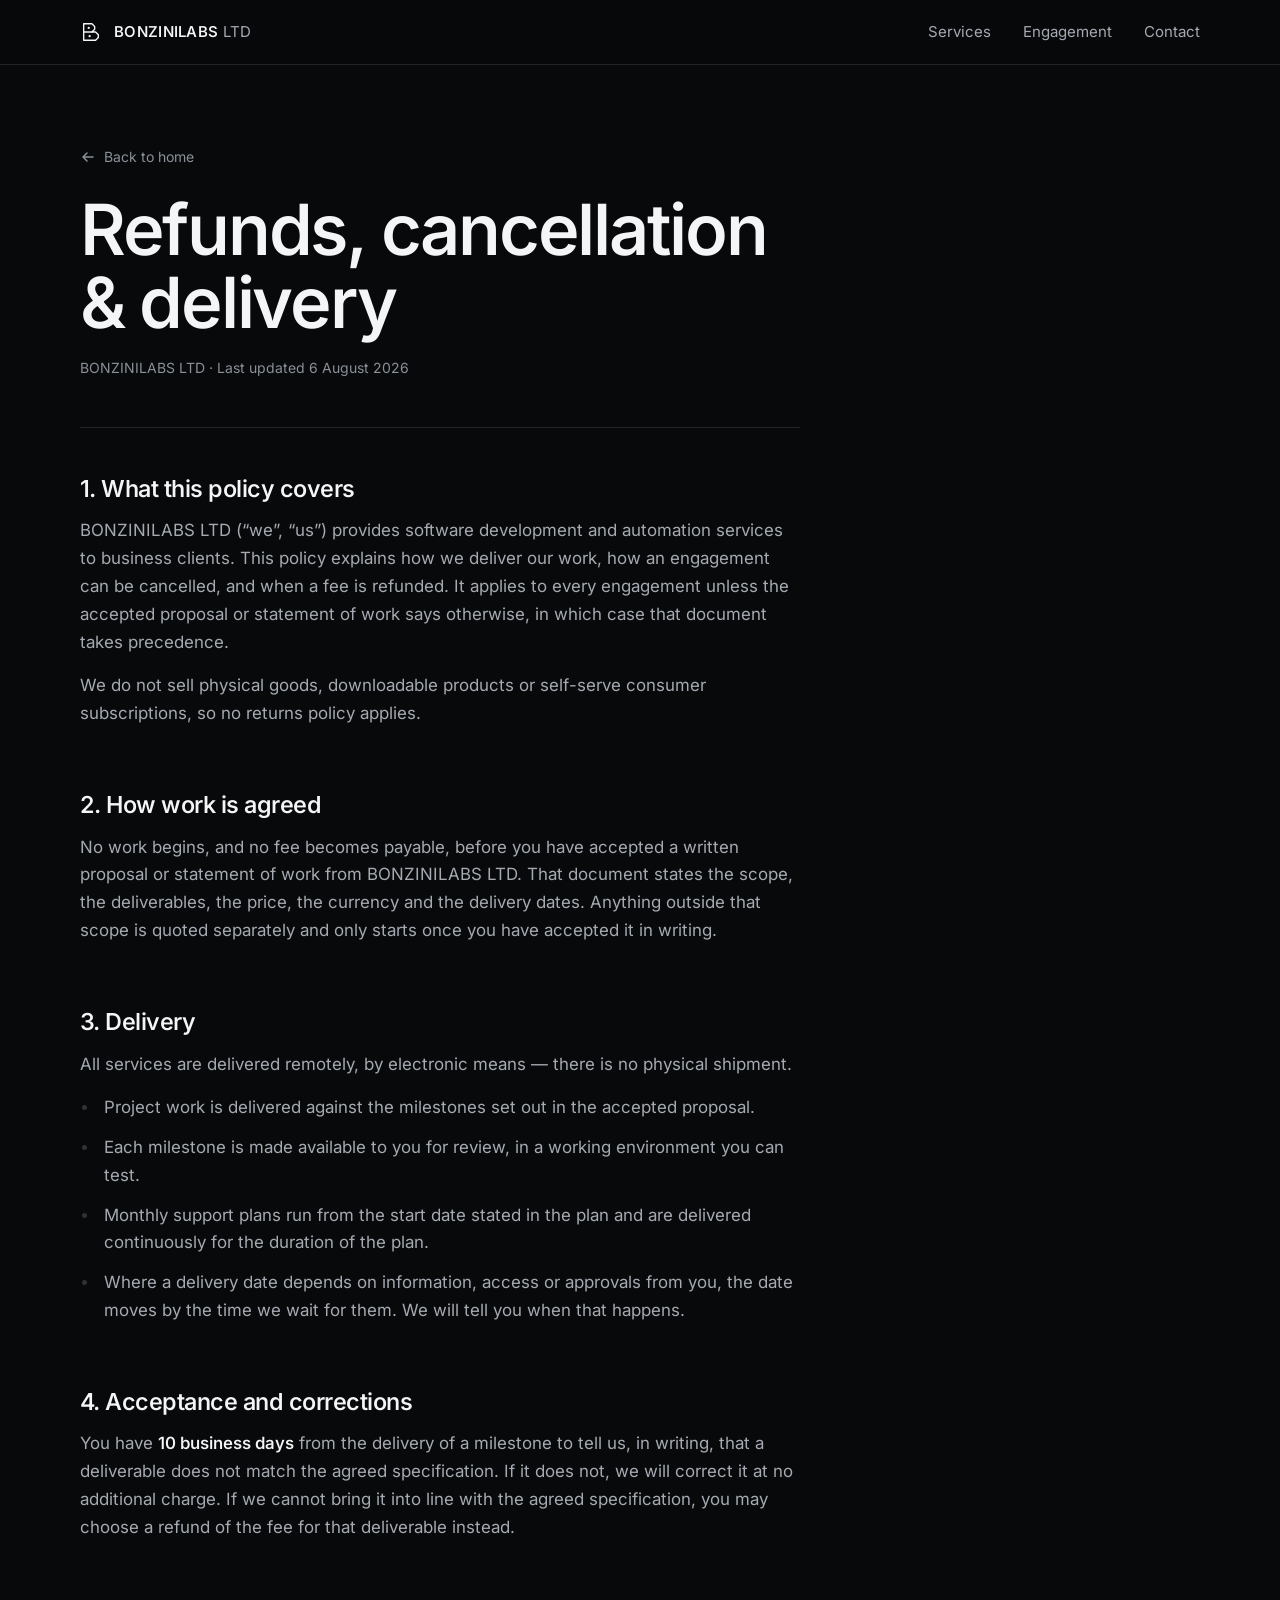
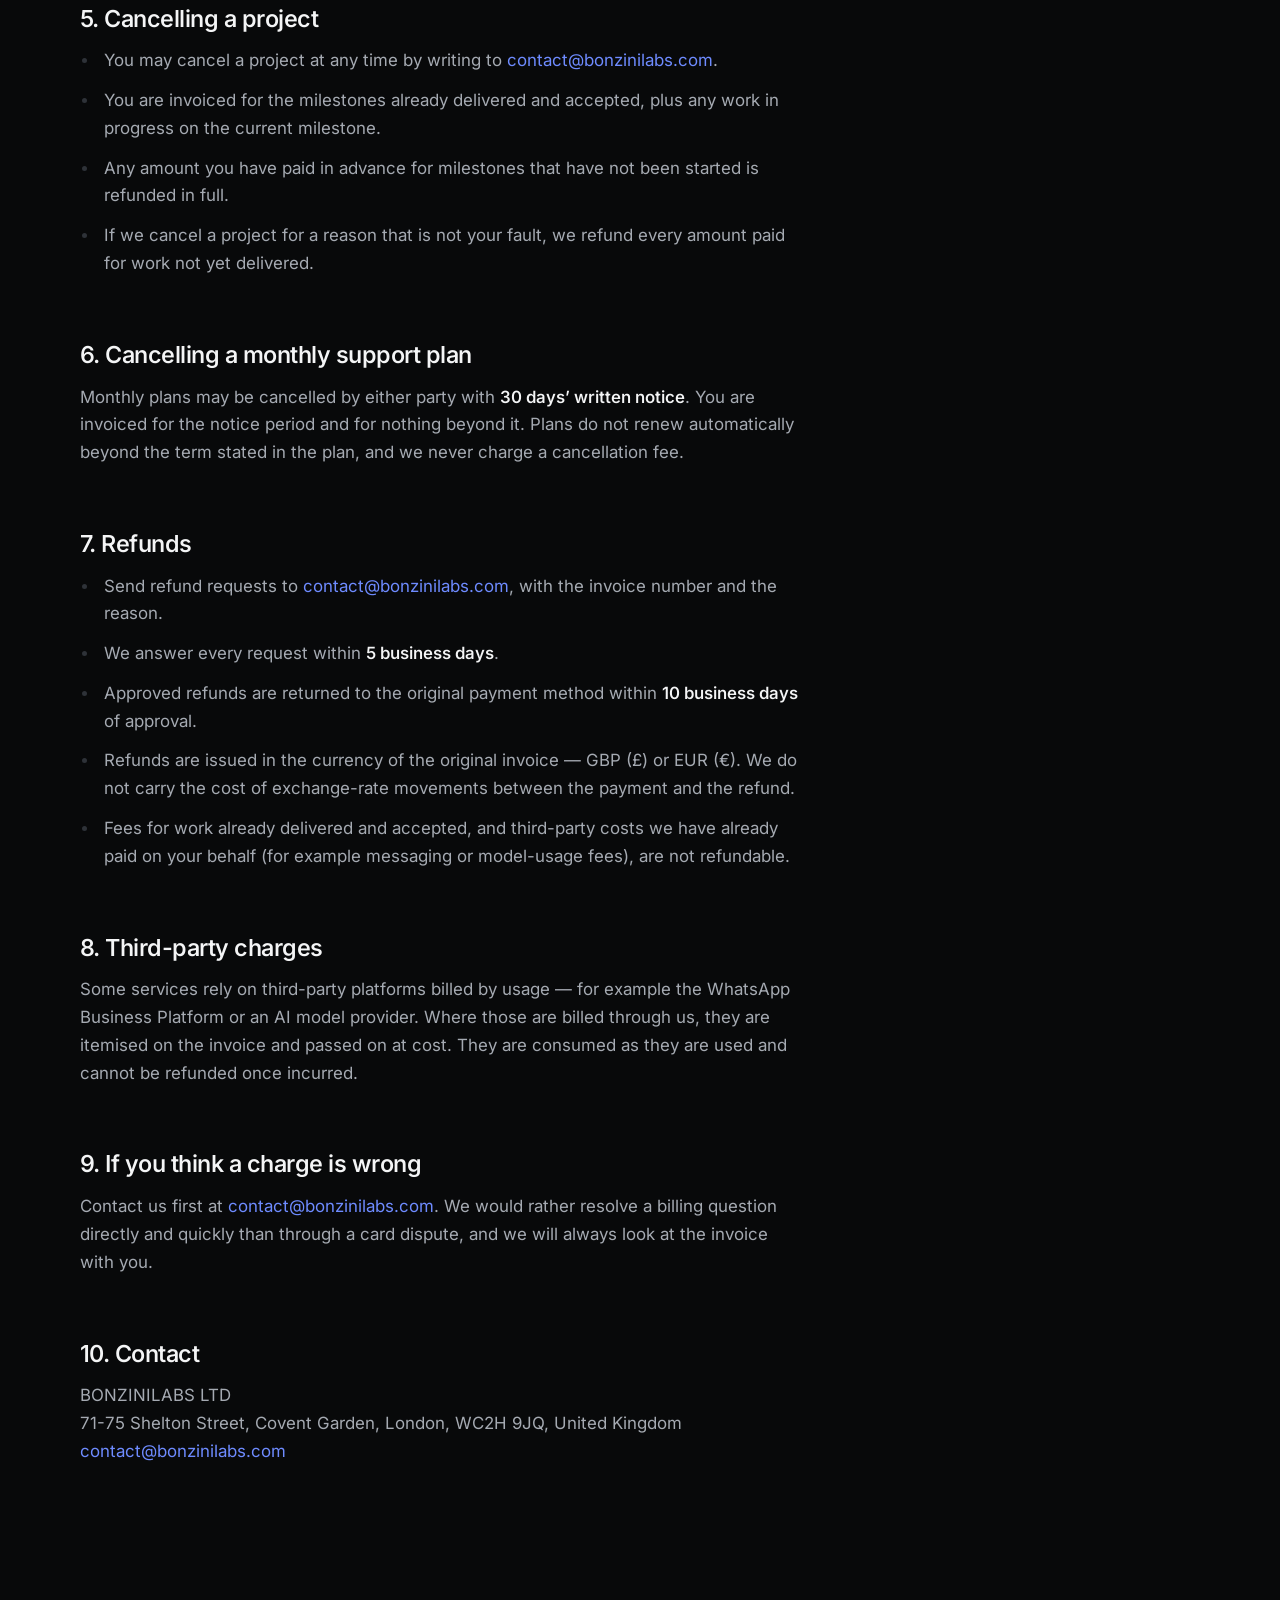
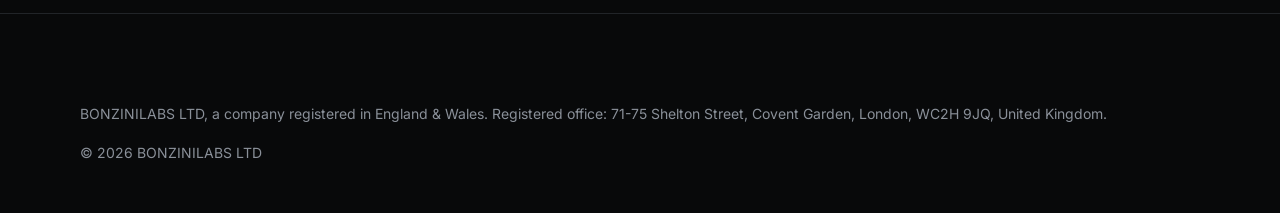
<file: refunds.html>
<!DOCTYPE html>
<html lang="en">

<head>
  <meta charset="utf-8">
  <meta name="viewport" content="width=device-width, initial-scale=1">
  <title>Refunds, Cancellation &amp; Delivery — BONZINILABS LTD</title>
  <meta name="description"
    content="Refund, cancellation and delivery policy of BONZINILABS LTD, a UK company providing AI automation and software development services to businesses.">
  <meta name="robots" content="index, follow">
  <link rel="canonical" href="https://agency.bonzinilabs.com/refunds.html">
  <meta property="og:type" content="article">
  <meta property="og:site_name" content="BONZINILABS LTD">
  <meta property="og:locale" content="en_GB">
  <meta property="og:title" content="Refunds, Cancellation &amp; Delivery — BONZINILABS LTD">
  <meta property="og:description" content="Refund, cancellation and delivery policy of BONZINILABS LTD, a UK company providing AI automation and software development services to businesses.">
  <meta property="og:url" content="https://agency.bonzinilabs.com/refunds.html">
  <meta property="og:image" content="https://agency.bonzinilabs.com/assets/img/og-image.png">
  <meta property="og:image:width" content="1200">
  <meta property="og:image:height" content="630">
  <meta property="og:image:type" content="image/png">
  <meta property="og:image:alt" content="BONZINILABS LTD — AI automation for business">
  <meta name="twitter:card" content="summary_large_image">
  <meta name="theme-color" content="#08090A">
  <link rel="icon" href="assets/img/favicon.svg" type="image/svg+xml">
  <link rel="preload" href="assets/fonts/inter-var-latin.woff2" as="font" type="font/woff2" crossorigin>
  <link rel="stylesheet" href="assets/css/style.css">
</head>

<body>
  <a class="skip-link" href="#main">Skip to content</a>

  <header class="site-header">
    <div class="container header-inner">
      <a class="brand" href="index.html" aria-label="BONZINILABS LTD — home">
        <svg viewBox="0 0 24 24" fill="none" stroke="currentColor" stroke-width="1.5" stroke-linecap="round"
          stroke-linejoin="round" aria-hidden="true" focusable="false">
          <path d="M4 3H13L16 6V9L13 12H17L20 15V18L17 21H4Z" />
          <path d="M4 12H13" />
          <circle cx="9.5" cy="7.5" r="1.25" fill="currentColor" stroke="none" />
          <circle cx="10.5" cy="16.5" r="1.25" fill="currentColor" stroke="none" />
        </svg>
        <span>BONZINILABS<span class="brand-suffix"> LTD</span></span>
      </a>
      <nav class="nav nav--inline" aria-label="Main">
        <a href="index.html#services">Services</a>
        <a href="index.html#engagement">Engagement</a>
        <a href="index.html#contact">Contact</a>
      </nav>
    </div>
  </header>

  <main id="main" class="doc" tabindex="-1">
    <div class="container">
      <a class="doc-back" href="index.html">
        <svg viewBox="0 0 16 16" fill="none" stroke="currentColor" stroke-width="1.5" stroke-linecap="round"
          stroke-linejoin="round" aria-hidden="true" focusable="false">
          <path d="M13 8H3M7 4L3 8l4 4" />
        </svg>
        Back to home
      </a>

      <div class="doc-header">
        <h1>Refunds, cancellation &amp; delivery</h1>
        <p class="updated">BONZINILABS LTD · Last updated 6 August 2026</p>
      </div>

      <div class="doc-body">
        <h2>1. What this policy covers</h2>
        <p>BONZINILABS LTD (“we”, “us”) provides software development and automation services to business clients. This
          policy explains how we deliver our work, how an engagement can be cancelled, and when a fee is refunded. It
          applies to every engagement unless the accepted proposal or statement of work says otherwise, in which case that
          document takes precedence.</p>
        <p>We do not sell physical goods, downloadable products or self-serve consumer subscriptions, so no returns
          policy applies.</p>

        <h2>2. How work is agreed</h2>
        <p>No work begins, and no fee becomes payable, before you have accepted a written proposal or statement of work
          from BONZINILABS LTD. That document states the scope, the deliverables, the price, the currency and the
          delivery dates. Anything outside that scope is quoted separately and only starts once you have accepted it in
          writing.</p>

        <h2>3. Delivery</h2>
        <p>All services are delivered remotely, by electronic means — there is no physical shipment.</p>
        <ul>
          <li>Project work is delivered against the milestones set out in the accepted proposal.</li>
          <li>Each milestone is made available to you for review, in a working environment you can test.</li>
          <li>Monthly support plans run from the start date stated in the plan and are delivered continuously for the
            duration of the plan.</li>
          <li>Where a delivery date depends on information, access or approvals from you, the date moves by the time we
            wait for them. We will tell you when that happens.</li>
        </ul>

        <h2>4. Acceptance and corrections</h2>
        <p>You have <strong>10 business days</strong> from the delivery of a milestone to tell us, in writing, that a
          deliverable does not match the agreed specification. If it does not, we will correct it at no additional
          charge. If we cannot bring it into line with the agreed specification, you may choose a refund of the fee for
          that deliverable instead.</p>

        <h2>5. Cancelling a project</h2>
        <ul>
          <li>You may cancel a project at any time by writing to <a
              href="mailto:contact@bonzinilabs.com">contact@bonzinilabs.com</a>.</li>
          <li>You are invoiced for the milestones already delivered and accepted, plus any work in progress on the
            current milestone.</li>
          <li>Any amount you have paid in advance for milestones that have not been started is refunded in full.</li>
          <li>If we cancel a project for a reason that is not your fault, we refund every amount paid for work not yet
            delivered.</li>
        </ul>

        <h2>6. Cancelling a monthly support plan</h2>
        <p>Monthly plans may be cancelled by either party with <strong>30 days’ written notice</strong>. You are
          invoiced for the notice period and for nothing beyond it. Plans do not renew automatically beyond the term
          stated in the plan, and we never charge a cancellation fee.</p>

        <h2>7. Refunds</h2>
        <ul>
          <li>Send refund requests to <a href="mailto:contact@bonzinilabs.com">contact@bonzinilabs.com</a>, with the
            invoice number and the reason.</li>
          <li>We answer every request within <strong>5 business days</strong>.</li>
          <li>Approved refunds are returned to the original payment method within <strong>10 business days</strong> of
            approval.</li>
          <li>Refunds are issued in the currency of the original invoice — GBP (£) or EUR (€). We do not carry the cost
            of exchange-rate movements between the payment and the refund.</li>
          <li>Fees for work already delivered and accepted, and third-party costs we have already paid on your behalf
            (for example messaging or model-usage fees), are not refundable.</li>
        </ul>

        <h2>8. Third-party charges</h2>
        <p>Some services rely on third-party platforms billed by usage — for example the WhatsApp Business Platform or
          an AI model provider. Where those are billed through us, they are itemised on the invoice and passed on at
          cost. They are consumed as they are used and cannot be refunded once incurred.</p>

        <h2>9. If you think a charge is wrong</h2>
        <p>Contact us first at <a href="mailto:contact@bonzinilabs.com">contact@bonzinilabs.com</a>. We would rather
          resolve a billing question directly and quickly than through a card dispute, and we will always look at the
          invoice with you.</p>

        <h2>10. Contact</h2>
        <p>
          BONZINILABS LTD<br>
          71-75 Shelton Street, Covent Garden, London, WC2H 9JQ, United Kingdom<br>
          <a href="mailto:contact@bonzinilabs.com">contact@bonzinilabs.com</a>
        </p>
      </div>
    </div>
  </main>

  <footer class="site-footer">
    <div class="container">
      <div class="footer-legal">
        <p>BONZINILABS LTD, a company registered in England &amp; Wales. Registered office: 71-75 Shelton Street, Covent
          Garden, London, WC2H 9JQ, United Kingdom.</p>
        <p>&copy; <span data-year>2026</span> BONZINILABS LTD</p>
      </div>
    </div>
  </footer>

  <script>document.querySelectorAll("[data-year]").forEach(function (el) {
    el.textContent = String(new Date().getFullYear());
  });</script>
</body>

</html>
</file>
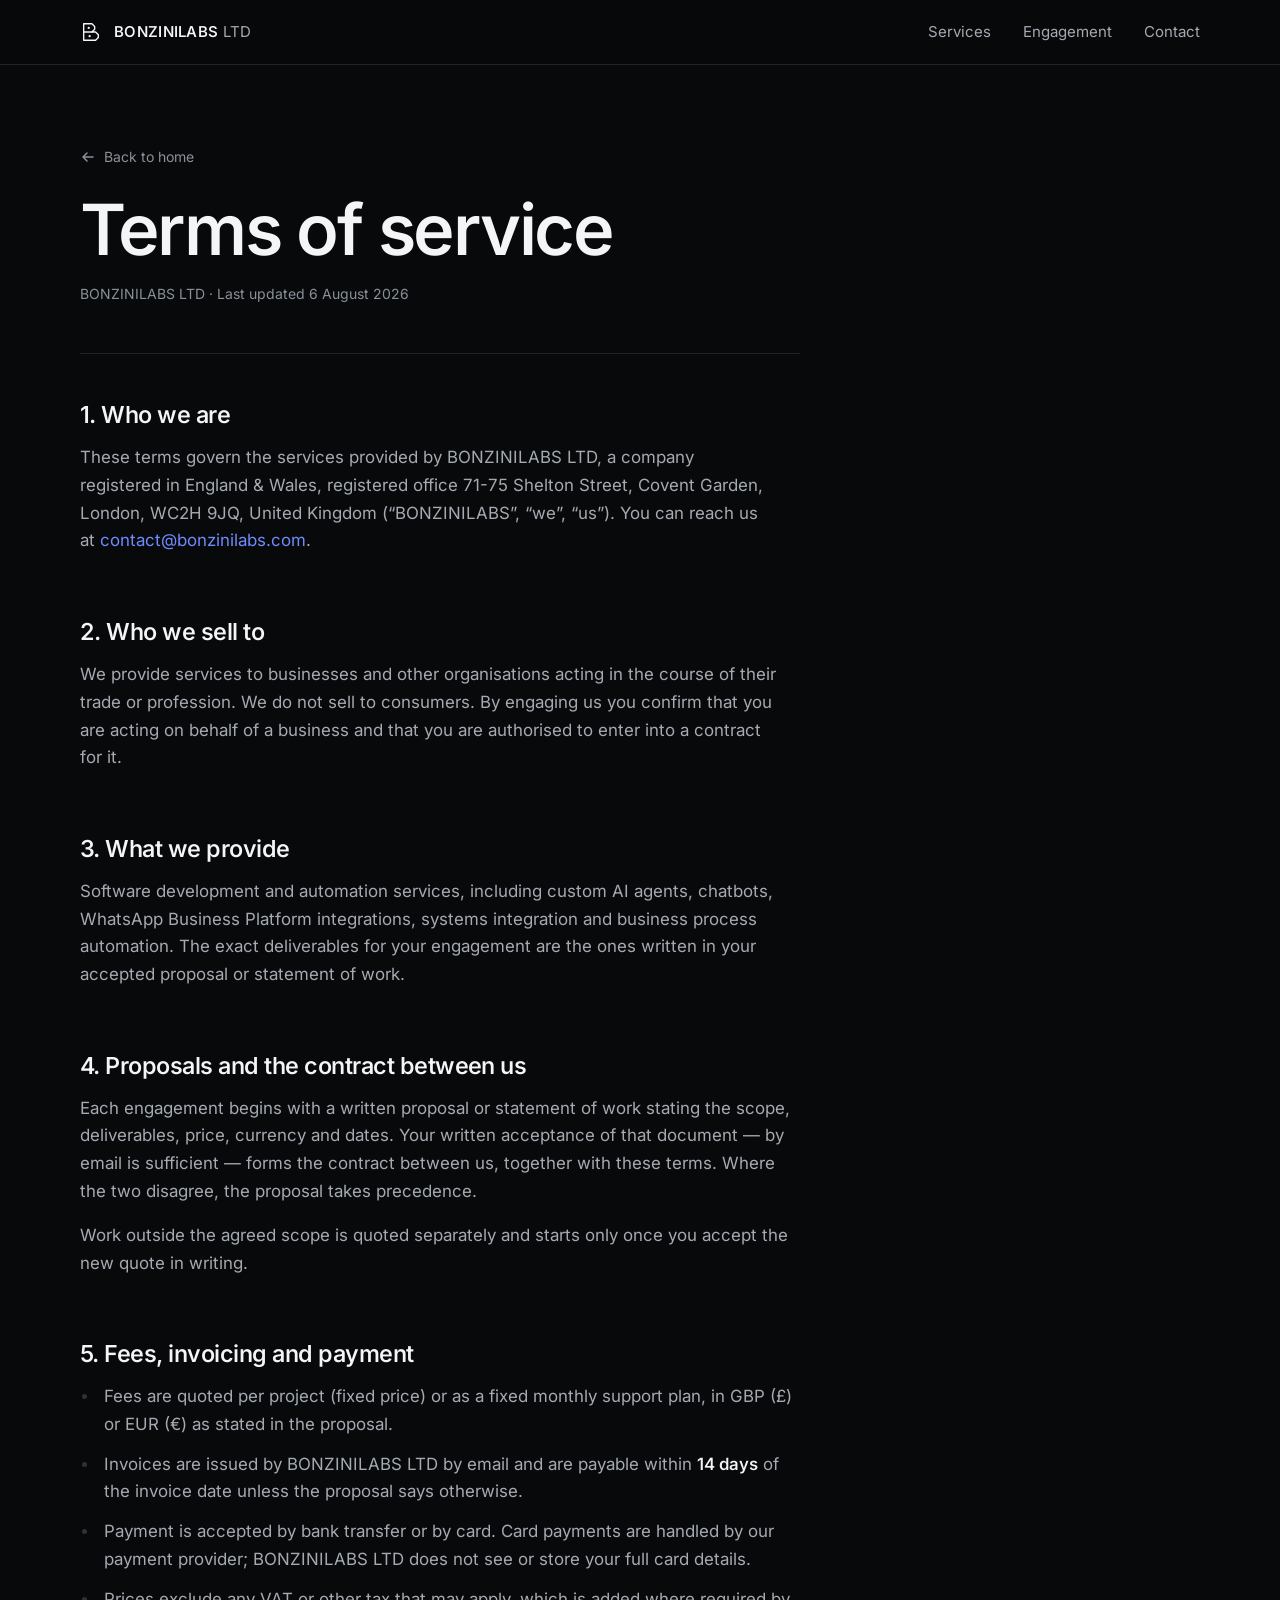
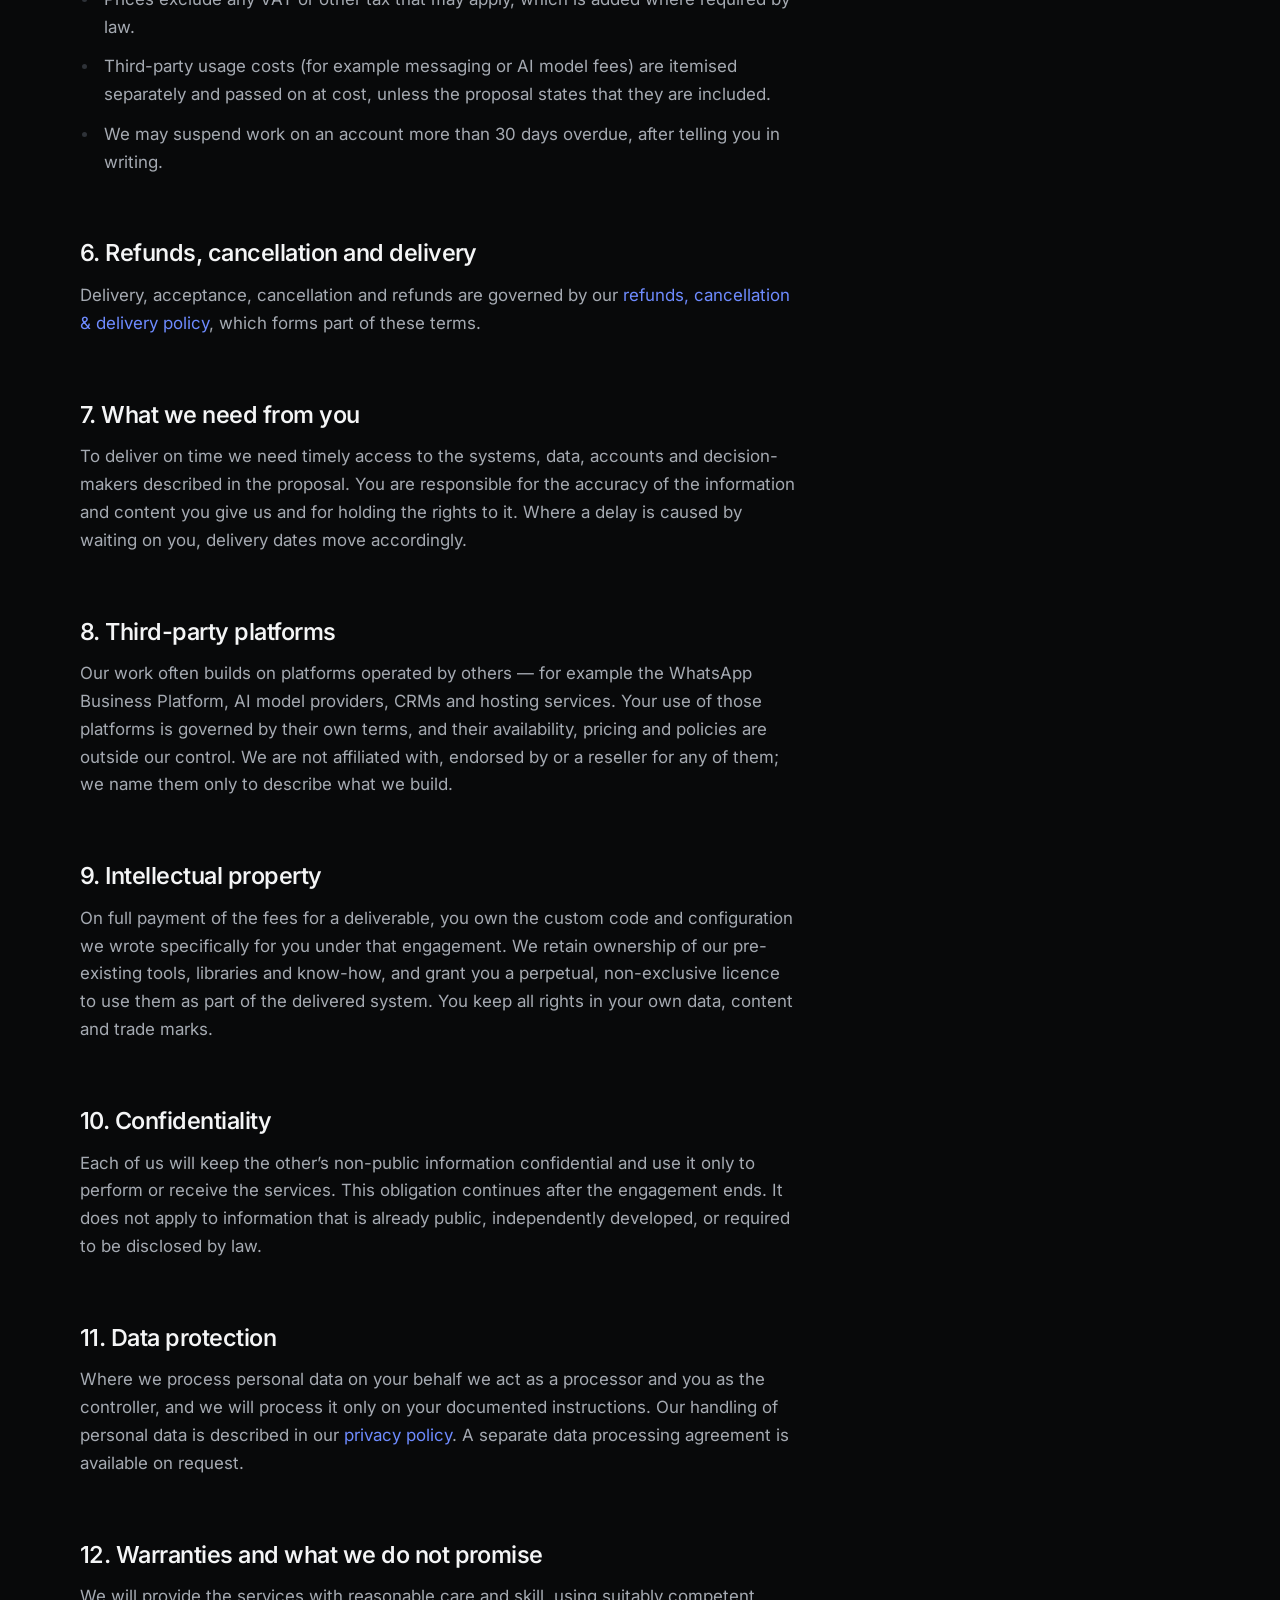
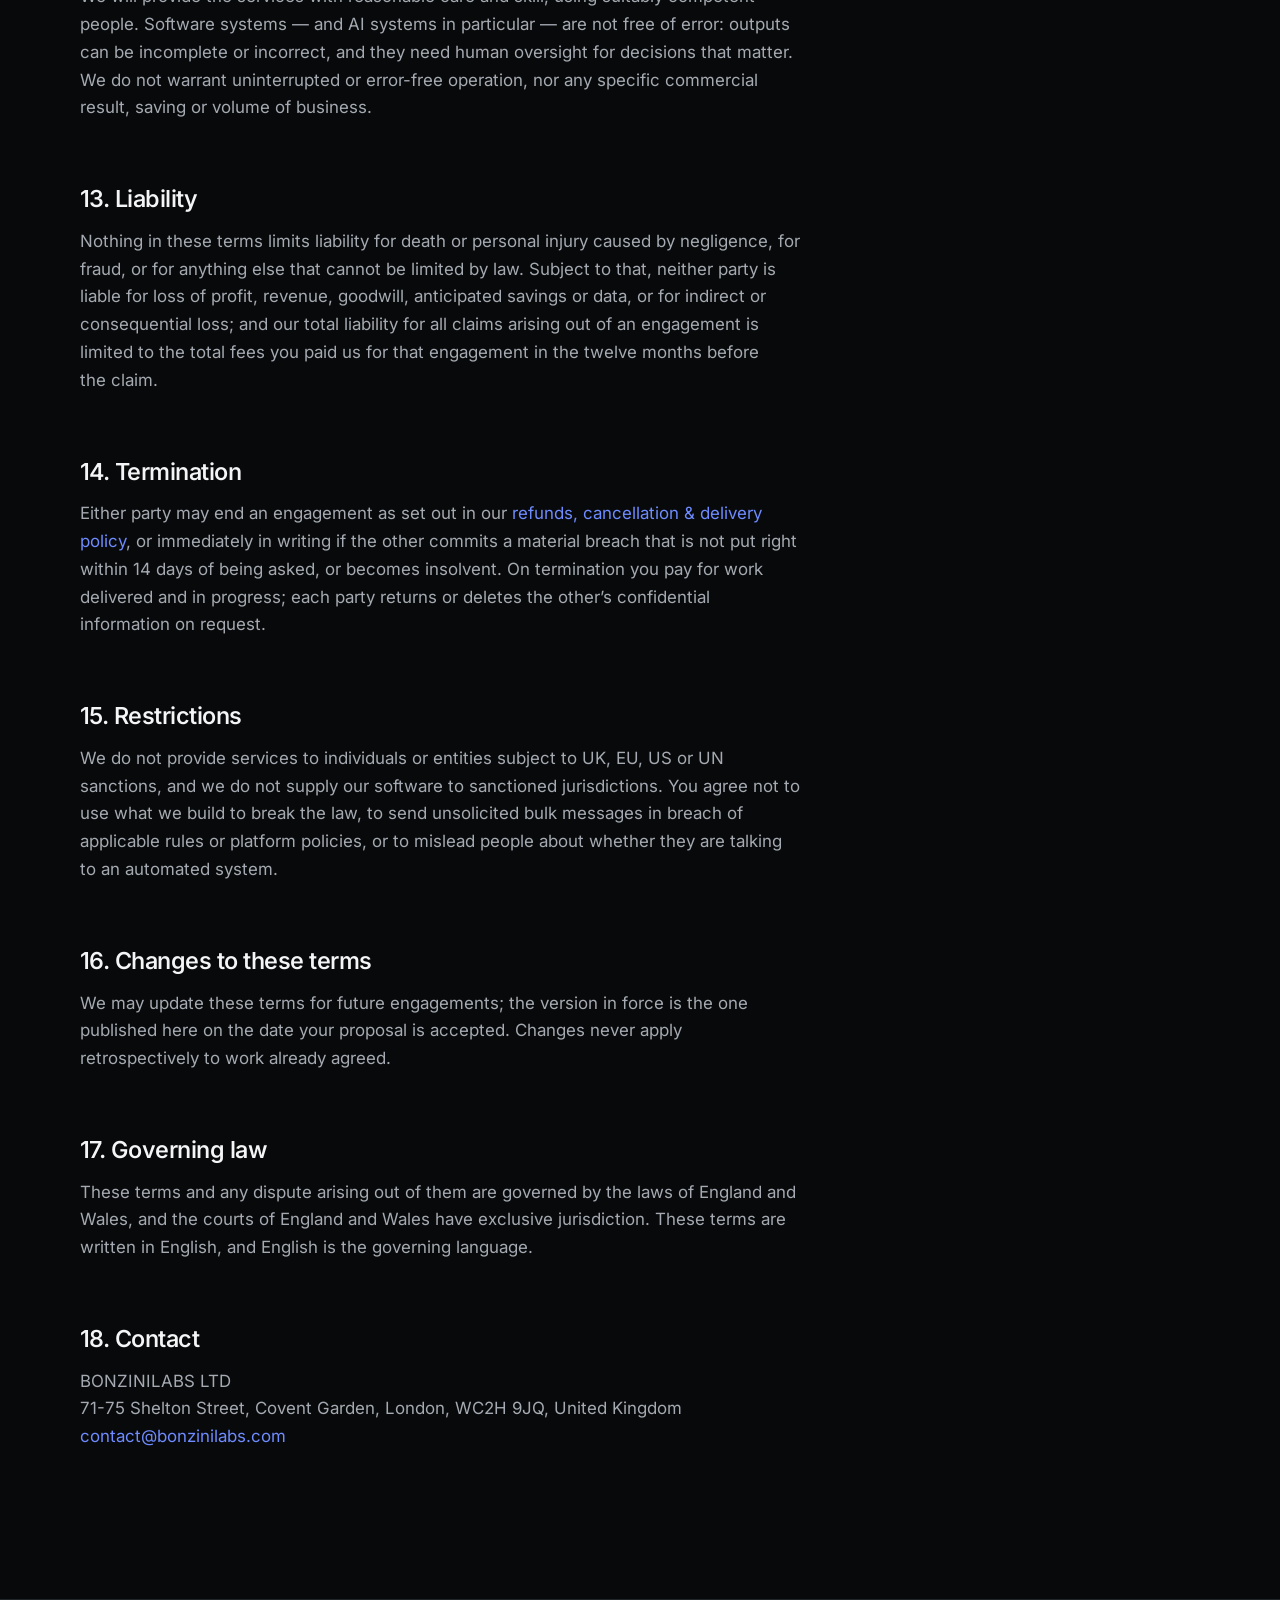
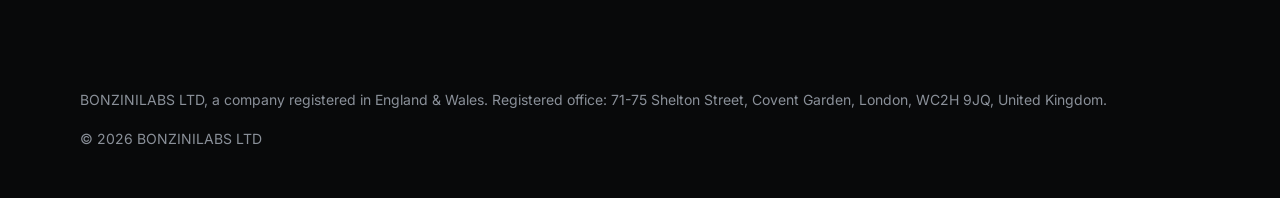
<file: terms.html>
<!DOCTYPE html>
<html lang="en">

<head>
  <meta charset="utf-8">
  <meta name="viewport" content="width=device-width, initial-scale=1">
  <title>Terms of Service — BONZINILABS LTD</title>
  <meta name="description"
    content="Terms of service of BONZINILABS LTD, a UK company providing AI automation, custom AI agents and software development services to business clients.">
  <meta name="robots" content="index, follow">
  <link rel="canonical" href="https://agency.bonzinilabs.com/terms.html">
  <meta property="og:type" content="article">
  <meta property="og:site_name" content="BONZINILABS LTD">
  <meta property="og:locale" content="en_GB">
  <meta property="og:title" content="Terms of Service — BONZINILABS LTD">
  <meta property="og:description" content="Terms of service of BONZINILABS LTD, a UK company providing AI automation, custom AI agents and software development services to business clients.">
  <meta property="og:url" content="https://agency.bonzinilabs.com/terms.html">
  <meta property="og:image" content="https://agency.bonzinilabs.com/assets/img/og-image.png">
  <meta property="og:image:width" content="1200">
  <meta property="og:image:height" content="630">
  <meta property="og:image:type" content="image/png">
  <meta property="og:image:alt" content="BONZINILABS LTD — AI automation for business">
  <meta name="twitter:card" content="summary_large_image">
  <meta name="theme-color" content="#08090A">
  <link rel="icon" href="assets/img/favicon.svg" type="image/svg+xml">
  <link rel="preload" href="assets/fonts/inter-var-latin.woff2" as="font" type="font/woff2" crossorigin>
  <link rel="stylesheet" href="assets/css/style.css">
</head>

<body>
  <a class="skip-link" href="#main">Skip to content</a>

  <header class="site-header">
    <div class="container header-inner">
      <a class="brand" href="index.html" aria-label="BONZINILABS LTD — home">
        <svg viewBox="0 0 24 24" fill="none" stroke="currentColor" stroke-width="1.5" stroke-linecap="round"
          stroke-linejoin="round" aria-hidden="true" focusable="false">
          <path d="M4 3H13L16 6V9L13 12H17L20 15V18L17 21H4Z" />
          <path d="M4 12H13" />
          <circle cx="9.5" cy="7.5" r="1.25" fill="currentColor" stroke="none" />
          <circle cx="10.5" cy="16.5" r="1.25" fill="currentColor" stroke="none" />
        </svg>
        <span>BONZINILABS<span class="brand-suffix"> LTD</span></span>
      </a>
      <nav class="nav nav--inline" aria-label="Main">
        <a href="index.html#services">Services</a>
        <a href="index.html#engagement">Engagement</a>
        <a href="index.html#contact">Contact</a>
      </nav>
    </div>
  </header>

  <main id="main" class="doc" tabindex="-1">
    <div class="container">
      <a class="doc-back" href="index.html">
        <svg viewBox="0 0 16 16" fill="none" stroke="currentColor" stroke-width="1.5" stroke-linecap="round"
          stroke-linejoin="round" aria-hidden="true" focusable="false">
          <path d="M13 8H3M7 4L3 8l4 4" />
        </svg>
        Back to home
      </a>

      <div class="doc-header">
        <h1>Terms of service</h1>
        <p class="updated">BONZINILABS LTD · Last updated 6 August 2026</p>
      </div>

      <div class="doc-body">
        <h2>1. Who we are</h2>
        <p>These terms govern the services provided by BONZINILABS LTD, a company registered in England &amp; Wales,
          registered office 71-75 Shelton Street, Covent Garden, London, WC2H 9JQ, United Kingdom (“BONZINILABS”, “we”,
          “us”). You can reach us at <a href="mailto:contact@bonzinilabs.com">contact@bonzinilabs.com</a>.</p>

        <h2>2. Who we sell to</h2>
        <p>We provide services to businesses and other organisations acting in the course of their trade or profession.
          We do not sell to consumers. By engaging us you confirm that you are acting on behalf of a business and that
          you are authorised to enter into a contract for it.</p>

        <h2>3. What we provide</h2>
        <p>Software development and automation services, including custom AI agents, chatbots, WhatsApp Business
          Platform integrations, systems integration and business process automation. The exact deliverables for your
          engagement are the ones written in your accepted proposal or statement of work.</p>

        <h2>4. Proposals and the contract between us</h2>
        <p>Each engagement begins with a written proposal or statement of work stating the scope, deliverables, price,
          currency and dates. Your written acceptance of that document — by email is sufficient — forms the contract
          between us, together with these terms. Where the two disagree, the proposal takes precedence.</p>
        <p>Work outside the agreed scope is quoted separately and starts only once you accept the new quote in writing.
        </p>

        <h2>5. Fees, invoicing and payment</h2>
        <ul>
          <li>Fees are quoted per project (fixed price) or as a fixed monthly support plan, in GBP (£) or EUR (€) as
            stated in the proposal.</li>
          <li>Invoices are issued by BONZINILABS LTD by email and are payable within <strong>14 days</strong> of the
            invoice date unless the proposal says otherwise.</li>
          <li>Payment is accepted by bank transfer or by card. Card payments are handled by our payment provider;
            BONZINILABS LTD does not see or store your full card details.</li>
          <li>Prices exclude any VAT or other tax that may apply, which is added where required by law.</li>
          <li>Third-party usage costs (for example messaging or AI model fees) are itemised separately and passed on at
            cost, unless the proposal states that they are included.</li>
          <li>We may suspend work on an account more than 30 days overdue, after telling you in writing.</li>
        </ul>

        <h2>6. Refunds, cancellation and delivery</h2>
        <p>Delivery, acceptance, cancellation and refunds are governed by our <a href="refunds.html">refunds,
            cancellation &amp; delivery policy</a>, which forms part of these terms.</p>

        <h2>7. What we need from you</h2>
        <p>To deliver on time we need timely access to the systems, data, accounts and decision-makers described in the
          proposal. You are responsible for the accuracy of the information and content you give us and for holding the
          rights to it. Where a delay is caused by waiting on you, delivery dates move accordingly.</p>

        <h2>8. Third-party platforms</h2>
        <p>Our work often builds on platforms operated by others — for example the WhatsApp Business Platform, AI model
          providers, CRMs and hosting services. Your use of those platforms is governed by their own terms, and their
          availability, pricing and policies are outside our control. We are not affiliated with, endorsed by or a
          reseller for any of them; we name them only to describe what we build.</p>

        <h2>9. Intellectual property</h2>
        <p>On full payment of the fees for a deliverable, you own the custom code and configuration we wrote
          specifically for you under that engagement. We retain ownership of our pre-existing tools, libraries and
          know-how, and grant you a perpetual, non-exclusive licence to use them as part of the delivered system. You
          keep all rights in your own data, content and trade marks.</p>

        <h2>10. Confidentiality</h2>
        <p>Each of us will keep the other’s non-public information confidential and use it only to perform or receive
          the services. This obligation continues after the engagement ends. It does not apply to information that is
          already public, independently developed, or required to be disclosed by law.</p>

        <h2>11. Data protection</h2>
        <p>Where we process personal data on your behalf we act as a processor and you as the controller, and we will
          process it only on your documented instructions. Our handling of personal data is described in our <a
            href="privacy.html">privacy policy</a>. A separate data processing agreement is available on request.</p>

        <h2>12. Warranties and what we do not promise</h2>
        <p>We will provide the services with reasonable care and skill, using suitably competent people. Software
          systems — and AI systems in particular — are not free of error: outputs can be incomplete or incorrect, and
          they need human oversight for decisions that matter. We do not warrant uninterrupted or error-free operation,
          nor any specific commercial result, saving or volume of business.</p>

        <h2>13. Liability</h2>
        <p>Nothing in these terms limits liability for death or personal injury caused by negligence, for fraud, or for
          anything else that cannot be limited by law. Subject to that, neither party is liable for loss of profit,
          revenue, goodwill, anticipated savings or data, or for indirect or consequential loss; and our total liability
          for all claims arising out of an engagement is limited to the total fees you paid us for that engagement in
          the twelve months before the claim.</p>

        <h2>14. Termination</h2>
        <p>Either party may end an engagement as set out in our <a href="refunds.html">refunds, cancellation &amp; delivery policy</a>, or
          immediately in writing if the other commits a material breach that is not put right within 14 days of being
          asked, or becomes insolvent. On termination you pay for work delivered and in progress; each party returns or
          deletes the other’s confidential information on request.</p>

        <h2>15. Restrictions</h2>
        <p>We do not provide services to individuals or entities subject to UK, EU, US or UN sanctions, and we do not
          supply our software to sanctioned jurisdictions. You agree not to use what we build to break the law, to send
          unsolicited bulk messages in breach of applicable rules or platform policies, or to mislead people about
          whether they are talking to an automated system.</p>

        <h2>16. Changes to these terms</h2>
        <p>We may update these terms for future engagements; the version in force is the one published here on the date
          your proposal is accepted. Changes never apply retrospectively to work already agreed.</p>

        <h2>17. Governing law</h2>
        <p>These terms and any dispute arising out of them are governed by the laws of England and Wales, and the courts
          of England and Wales have exclusive jurisdiction. These terms are written in English, and English is the
          governing language.</p>

        <h2>18. Contact</h2>
        <p>
          BONZINILABS LTD<br>
          71-75 Shelton Street, Covent Garden, London, WC2H 9JQ, United Kingdom<br>
          <a href="mailto:contact@bonzinilabs.com">contact@bonzinilabs.com</a>
        </p>
      </div>
    </div>
  </main>

  <footer class="site-footer">
    <div class="container">
      <div class="footer-legal">
        <p>BONZINILABS LTD, a company registered in England &amp; Wales. Registered office: 71-75 Shelton Street, Covent
          Garden, London, WC2H 9JQ, United Kingdom.</p>
        <p>&copy; <span data-year>2026</span> BONZINILABS LTD</p>
      </div>
    </div>
  </footer>

  <script>document.querySelectorAll("[data-year]").forEach(function (el) {
    el.textContent = String(new Date().getFullYear());
  });</script>
</body>

</html>
</file>
<file: assets/css/style.css>
/* =============================================================================
   BONZINILABS LTD — agency.bonzinilabs.com
   Static marketing site. No framework, no build step, no third-party request.

   Every dimension comes from the project design system: an 8px spacing scale,
   eight type roles (the seven editorial ones plus --fs-ui for controls), five
   radii, and breakpoints at 480 / 640 / 768 / 900 / 1024. 900 is the point the
   navigation collapses and is mirrored by matchMedia in main.js. Component
   sizes fixed by other rules — the 44px tap target, the 26px pill, the 56/64px
   bar — are the documented exceptions to the spacing scale.
   ============================================================================= */

/* -----------------------------------------------------------------------------
   1. FONTS — self-hosted Inter Variable (latin subset, 48KB, one request)
   The fallback face is metric-matched to Arial so swapping causes no reflow.
   -------------------------------------------------------------------------- */

@font-face {
  font-family: "Inter";
  src: url("../fonts/inter-var-latin.woff2") format("woff2");
  font-weight: 100 900;
  font-style: normal;
  font-display: swap;
}

@font-face {
  font-family: "Inter Fallback";
  /* Arial is absent on Linux and Android, and local() matches on font name,
     not on metrics — so the Arial metric clones have to be named explicitly
     or the fallback never resolves and the swap shifts the layout. */
  src: local("Arial"), local("Liberation Sans"), local("Arimo"),
    local("Helvetica Neue"), local("Roboto");
  size-adjust: 107%;
  ascent-override: 90%;
  descent-override: 22.4%;
  line-gap-override: 0%;
}

/* -----------------------------------------------------------------------------
   2. TOKENS
   -------------------------------------------------------------------------- */

:root {
  color-scheme: dark;
  accent-color: #6e8bff;

  /* Colour — contrast ratios verified against --bg (WCAG 2.2 AA)
     text-1 18.26:1 · text-2 8.53:1 · text-3 6.20:1 · accent 6.45:1 */
  --bg: #08090a;
  --surface-1: #101113;
  --surface-2: #17191c;
  --border: #212428;
  --border-strong: #2e3238;
  --border-hover: #3a3f47;
  /* Boundaries that are the only marker of an interactive control.
     3.13:1 on --surface-2, 3.36:1 on --surface-1, 3.54:1 on --bg. */
  --border-control: #606874;
  --text-1: #f4f5f6;
  --text-2: #a5aab2;
  --text-3: #8a9099;
  --accent: #6e8bff;
  --accent-hover: #8da2ff;
  --accent-subtle: color-mix(in oklab, var(--accent) 12%, var(--bg));
  --on-accent: #08090a;

  /* Form error state — the only non-neutral hues on the site besides the accent */
  --danger-border: #4a2a2e;
  --danger-bg: #1c1315;
  --danger-text: #ff9ea4;

  /* Spacing — 8px base; 20px is the single sanctioned 4px step */
  --s-1: 0.25rem;   /*  4 */
  --s-2: 0.5rem;    /*  8 */
  --s-3: 0.75rem;   /* 12 */
  --s-4: 1rem;      /* 16 */
  --s-4h: 1.25rem;  /* 20 */
  --s-5: 1.5rem;    /* 24 */
  --s-6: 2rem;      /* 32 */
  --s-7: 2.5rem;    /* 40 */
  --s-8: 3rem;      /* 48 */
  --s-9: 4rem;      /* 64 */
  --s-10: 5rem;     /* 80 */

  /* Type */
  --font-sans: "Inter", "Inter Fallback", ui-sans-serif, system-ui,
    -apple-system, "Segoe UI", Roboto, Helvetica, Arial, sans-serif;

  --fs-display: clamp(2.5rem, 1.664rem + 3.429vw, 4.75rem);   /* 40 → 76 */
  --fs-h2: clamp(1.875rem, 1.55rem + 1.333vw, 2.75rem);       /* 30 → 44 */
  --fs-h3: clamp(1.25rem, 1.157rem + 0.381vw, 1.5rem);        /* 20 → 24 */
  --fs-lead: clamp(1.0625rem, 0.993rem + 0.286vw, 1.25rem);   /* 17 → 20 */
  --fs-body: clamp(1rem, 0.977rem + 0.095vw, 1.0625rem);      /* 16 → 17 */
  --fs-ui: 0.9375rem;                                          /* 15, controls */
  --fs-small: 0.875rem;                                        /* 14 */
  --fs-label: 0.75rem;                                         /* 12 */

  /* Layout */
  --container: 1200px;
  --gutter: clamp(1.5rem, 0.94rem + 2.3vw, 2.5rem);           /* 24 → 40 */
  --nav-h: 64px;
  --section-pad: clamp(5rem, 3.143rem + 7.62vw, 10rem);       /* 80 → 160 */

  /* Radius — the only five values on this site */
  --r-1: 6px;
  --r-2: 8px;
  --r-3: 12px;
  --r-4: 16px;
  --r-pill: 999px;

  /* Motion */
  --dur-1: 120ms;
  --dur-2: 180ms;
  --dur-3: 240ms;
  --ease-out: cubic-bezier(0.16, 1, 0.3, 1);
  --ease-std: cubic-bezier(0.2, 0, 0, 1);
}

@media (max-width: 767px) {
  :root {
    --nav-h: 56px;
  }
}

/* -----------------------------------------------------------------------------
   3. RESET & BASE
   -------------------------------------------------------------------------- */

*,
*::before,
*::after {
  box-sizing: border-box;
}

html {
  -webkit-text-size-adjust: 100%;
  tab-size: 4;
}

@media (prefers-reduced-motion: no-preference) {
  html {
    scroll-behavior: smooth;
  }
}

body {
  margin: 0;
  overflow-x: clip;
  background: var(--bg);
  color: var(--text-2);
  font-family: var(--font-sans);
  font-size: var(--fs-body);
  line-height: 1.65;
  font-synthesis-weight: none;
  -webkit-font-smoothing: antialiased;
  -moz-osx-font-smoothing: grayscale;
  text-rendering: optimizeLegibility;
}

h1,
h2,
h3,
p,
ul,
ol,
dl,
dd,
figure,
blockquote {
  margin: 0;
}

ul,
ol {
  padding: 0;
  list-style: none;
}

h1,
h2,
h3 {
  color: var(--text-1);
  text-wrap: balance;
}

h1 {
  font-size: var(--fs-display);
  font-weight: 560;
  line-height: 1.04;
  letter-spacing: -0.032em;
}

h2 {
  font-size: var(--fs-h2);
  font-weight: 560;
  line-height: 1.1;
  letter-spacing: -0.022em;
}

h3 {
  font-size: var(--fs-h3);
  font-weight: 560;
  line-height: 1.35;
  letter-spacing: -0.014em;
}

p {
  text-wrap: pretty;
}

a {
  color: var(--accent);
  text-decoration: none;
  transition: color var(--dur-1) var(--ease-std);
}

a:hover {
  color: var(--accent-hover);
}

svg {
  display: block;
  flex: none;
}

address {
  font-style: normal;
}

strong {
  color: var(--text-1);
  font-weight: 560;
}

/* Focus: the accent ring is the only reliable indicator — the 1px borders
   sit at 1.28:1 and can never carry that job alone. */
:focus-visible {
  outline: 2px solid var(--accent);
  outline-offset: 2px;
  border-radius: var(--r-1);
}

:focus:not(:focus-visible) {
  outline: none;
}

::selection {
  background: var(--accent);
  color: var(--on-accent);
}

.skip-link {
  position: fixed;
  inset-block-start: var(--s-2);
  inset-inline-start: var(--s-2);
  z-index: 100;
  padding: var(--s-3) var(--s-4h);
  border-radius: var(--r-2);
  background: var(--accent);
  color: var(--on-accent);
  font-size: var(--fs-small);
  font-weight: 500;
  transform: translateY(calc(-100% - var(--s-4)));
  transition: transform var(--dur-2) var(--ease-out);
}

.skip-link:focus {
  color: var(--on-accent);
  transform: translateY(0);
}

/* -----------------------------------------------------------------------------
   4. LAYOUT PRIMITIVES
   -------------------------------------------------------------------------- */

/* The icon sprite is markup, not content: it must occupy no space. */
.icon-sprite {
  position: absolute;
  width: 0;
  height: 0;
}

.container {
  width: 100%;
  max-width: var(--container);
  margin-inline: auto;
  padding-inline: var(--gutter);
}

.section {
  padding-block: var(--section-pad);
  border-block-start: 1px solid var(--border);
}

.section[id],
main > section[id] {
  scroll-margin-block-start: calc(var(--nav-h) + var(--s-5));
}

/* Section header: label → h2 = 20px, h2 → intro = 24px, intro → content = 64px */
.section-header {
  max-width: 640px;
  margin-block-end: var(--s-9);
}

.section-label {
  display: block;
  margin-block-end: var(--s-4h);
  color: var(--accent);
  font-size: var(--fs-label);
  font-weight: 500;
  line-height: 1;
  letter-spacing: 0.08em;
  text-transform: uppercase;
}

.section-header p {
  margin-block-start: var(--s-5);
  max-width: 62ch;
  font-size: var(--fs-lead);
  line-height: 1.6;
  letter-spacing: -0.005em;
}

@media (max-width: 639px) {
  .section-header {
    margin-block-end: var(--s-8);
  }
}

/* -----------------------------------------------------------------------------
   5. COMPONENTS — buttons
   One primary button, used twice on the page and nowhere else. Every other
   action is a text link with an arrow.
   -------------------------------------------------------------------------- */

.btn {
  display: inline-flex;
  align-items: center;
  justify-content: center;
  gap: var(--s-2);
  height: 44px;
  padding-inline: var(--s-4h);
  border: 1px solid transparent;
  border-radius: var(--r-2);
  font-family: inherit;
  font-size: var(--fs-ui);
  font-weight: 500;
  letter-spacing: -0.01em;
  line-height: 1;
  white-space: nowrap;
  cursor: pointer;
  transition: background-color var(--dur-1) var(--ease-std),
    border-color var(--dur-1) var(--ease-std),
    color var(--dur-1) var(--ease-std);
}

.btn--primary {
  background: var(--accent);
  color: var(--on-accent);
}

.btn--primary:hover {
  background: var(--accent-hover);
  color: var(--on-accent);
}

.btn--lg {
  height: 48px;
  padding-inline: var(--s-5);
  font-size: 1rem;
}

.btn--block {
  width: 100%;
}

/* Text link with a travelling arrow — the third and last action style */
.link-arrow {
  display: inline-flex;
  align-items: center;
  gap: var(--s-2);
  color: var(--text-1);
  font-size: var(--fs-ui);
  font-weight: 500;
}

.link-arrow svg {
  width: 16px;
  height: 16px;
  transform: translateY(-0.5px);
  transition: transform var(--dur-2) var(--ease-out);
}

.link-arrow:hover {
  color: var(--accent-hover);
}

.link-arrow:hover svg {
  transform: translate(3px, -0.5px);
}

/* Pill / badge */
.pill {
  display: inline-flex;
  align-items: center;
  gap: var(--s-2);
  height: 26px;
  padding-inline: var(--s-3);
  border: 1px solid var(--border-strong);
  border-radius: var(--r-pill);
  color: var(--text-3);
  font-size: var(--fs-label);
  font-weight: 500;
  letter-spacing: 0.04em;
  line-height: 1;
}

.pill .dot {
  width: 5px;
  height: 5px;
  border-radius: var(--r-pill);
  background: var(--accent);
}

/* -----------------------------------------------------------------------------
   6. HEADER / NAVIGATION — 64px desktop, 56px mobile
   -------------------------------------------------------------------------- */

.site-header {
  position: sticky;
  inset-block-start: 0;
  z-index: 50;
  border-block-end: 1px solid var(--border);
  background: rgba(8, 9, 10, 0.82);
  background: color-mix(in srgb, var(--bg) 82%, transparent);
  backdrop-filter: blur(12px) saturate(1.2);
  -webkit-backdrop-filter: blur(12px) saturate(1.2);
}

@supports not (backdrop-filter: blur(1px)) {
  .site-header {
    background: var(--bg);
  }
}

@media (prefers-reduced-transparency: reduce) {
  .site-header {
    background: var(--bg);
    backdrop-filter: none;
    -webkit-backdrop-filter: none;
  }
}

.header-inner {
  display: flex;
  align-items: center;
  gap: var(--s-6);
  height: var(--nav-h);
}

.brand {
  display: inline-flex;
  align-items: center;
  gap: var(--s-3);
  color: var(--text-1);
  font-size: var(--fs-ui);
  font-weight: 560;
  letter-spacing: 0.02em;
}

.brand:hover {
  color: var(--text-1);
}

.brand svg {
  width: 22px;
  height: 22px;
}

.brand-suffix {
  color: var(--text-2);
  font-weight: 400;
}

.nav {
  display: flex;
  align-items: center;
  gap: var(--s-6);
  margin-inline-start: auto;
}

.nav a {
  color: var(--text-2);
  font-size: var(--fs-ui);
  font-weight: 400;
}

.nav a:hover {
  color: var(--text-1);
}

.header-actions {
  display: flex;
  align-items: center;
  gap: var(--s-3);
}

@media (max-width: 359px) {
  .header-inner {
    gap: var(--s-3);
  }

  .brand-suffix {
    display: none;
  }
}

/* Language switch — 34px control, hit area extended to 44px */
.lang-switch {
  display: inline-flex;
  height: 40px;
  padding: 4px;
  border: 1px solid var(--border-control);
  border-radius: var(--r-2);
  background: var(--surface-1);
}

.lang-switch button {
  position: relative;
  min-width: 34px;
  padding-inline: var(--s-2);
  border: 0;
  border-radius: var(--r-1);
  background: transparent;
  color: var(--text-3);
  font-family: inherit;
  font-size: var(--fs-label);
  font-weight: 500;
  letter-spacing: 0.06em;
  cursor: pointer;
  transition: background-color var(--dur-1) var(--ease-std),
    color var(--dur-1) var(--ease-std);
}

/* Vertical only: an inset on all four sides made each button's hit area
   overlap its neighbour's, so the right edge of EN activated FR. */
.lang-switch button::after {
  content: "";
  position: absolute;
  inset-block: -6px;
  inset-inline: 0;
}

.lang-switch button:hover {
  color: var(--text-1);
}

.lang-switch button[aria-pressed="true"] {
  background: var(--surface-2);
  color: var(--text-1);
}

/* Mobile menu button */
.nav-toggle {
  display: none;
  align-items: center;
  justify-content: center;
  width: 40px;
  height: 40px;
  padding: 0;
  border: 1px solid var(--border-control);
  border-radius: var(--r-2);
  background: var(--surface-1);
  color: var(--text-1);
  cursor: pointer;
}

.nav-toggle svg {
  width: 20px;
  height: 20px;
}

.nav-toggle .icon-close {
  display: none;
}

.nav-toggle[aria-expanded="true"] .icon-open {
  display: none;
}

.nav-toggle[aria-expanded="true"] .icon-close {
  display: block;
}

@media (max-width: 899px) {
  .nav-toggle {
    display: inline-flex;
  }

  .nav:not(.nav--inline) {
    position: absolute;
    inset-block-start: var(--nav-h);
    inset-inline: 0;
    display: none;
    flex-direction: column;
    align-items: stretch;
    gap: 0;
    padding: var(--s-2) var(--gutter) var(--s-5);
    border-block-end: 1px solid var(--border);
    background: var(--bg);
  }

  .nav[data-open="true"] {
    display: flex;
  }

  .nav:not(.nav--inline) a {
    display: flex;
    align-items: center;
    min-height: 48px;
    border-block-end: 1px solid var(--border);
    color: var(--text-1);
    font-size: 1rem;
  }

  .nav:not(.nav--inline) a:last-child {
    border-block-end: 0;
  }

  /* Short link row on the policy pages: stays inline, wraps if it must. */
  .nav--inline {
    gap: var(--s-4);
    flex-wrap: wrap;
  }

  .nav--inline a {
    font-size: var(--fs-small);
  }
}

/* -----------------------------------------------------------------------------
   7. HERO — left-aligned, editorial. Alignment is left across the whole page.
   -------------------------------------------------------------------------- */

.hero {
  position: relative;
  padding-block: clamp(4rem, 2.4rem + 6.6vw, 7.5rem) var(--section-pad);
  overflow: clip;
}

/* One restrained background element: a hairline grid, masked to a soft fade.
   No radial glow, no gradient blob. */
.hero::before {
  content: "";
  position: absolute;
  inset: 0;
  background-image:
    linear-gradient(to right, var(--border) 1px, transparent 1px),
    linear-gradient(to bottom, var(--border) 1px, transparent 1px);
  background-size: 72px 72px;
  -webkit-mask-image: linear-gradient(to bottom, #000 0%, transparent 72%);
  mask-image: linear-gradient(to bottom, #000 0%, transparent 72%);
  opacity: 0.55;
  pointer-events: none;
}

.hero > .container {
  position: relative;
}

.hero h1 {
  max-width: 17ch;
  margin-block: var(--s-6) 0;
}

.hero h1 .muted {
  color: var(--text-3);
}

.hero-lead {
  max-width: 58ch;
  margin-block-start: var(--s-5);
  font-size: var(--fs-lead);
  line-height: 1.6;
  letter-spacing: -0.005em;
}

.hero-actions {
  display: flex;
  flex-wrap: wrap;
  align-items: center;
  gap: var(--s-5);
  margin-block-start: var(--s-8);
}

/* Proof strip — factual capability statements, no invented metrics */
.hero-proof {
  display: grid;
  grid-template-columns: repeat(4, 1fr);
  gap: var(--s-5);
  margin-block-start: var(--s-10);
  padding-block-start: var(--s-5);
  border-block-start: 1px solid var(--border);
}

.hero-proof li {
  display: flex;
  align-items: baseline;
  gap: var(--s-2);
  color: var(--text-3);
  font-size: var(--fs-small);
  line-height: 1.5;
}

.hero-proof li::before {
  content: "";
  flex: none;
  width: 4px;
  height: 4px;
  border-radius: var(--r-pill);
  background: var(--accent);
  transform: translateY(-3px);
}

@media (max-width: 899px) {
  .hero-proof {
    grid-template-columns: repeat(2, 1fr);
  }
}

@media (max-width: 479px) {
  .hero-proof {
    grid-template-columns: 1fr;
    gap: var(--s-3);
  }
}

/* -----------------------------------------------------------------------------
   8. CARDS — 12px radius, 32px padding, 1px border, no shadow.
   The hover budget is: border, 3% surface lift, -2px translate. Nothing else.
   -------------------------------------------------------------------------- */

/* Two columns, not four. The design system sets a 260px minimum for card
   content; four across a 1200px container leaves 212px, so a 4-up row is
   arithmetically out of bounds here and reads as four cramped columns. */
.card-grid {
  display: grid;
  grid-template-columns: repeat(2, 1fr);
  align-items: stretch;
  gap: var(--s-5);
}

@media (max-width: 639px) {
  .card-grid {
    grid-template-columns: 1fr;
    gap: var(--s-4);
  }
}

.card {
  display: flex;
  flex-direction: column;
  padding: var(--s-6);
  border: 1px solid var(--border);
  border-radius: var(--r-3);
  background: var(--surface-1);
  transition: background-color var(--dur-2) var(--ease-std),
    border-color var(--dur-2) var(--ease-std),
    transform var(--dur-2) var(--ease-out);
}

.card:hover {
  background: color-mix(in oklab, #fff 3%, var(--surface-1));
  border-color: var(--border-strong);
  transform: translateY(-2px);
}

@media (max-width: 639px) {
  .card {
    padding: var(--s-5);
  }
}

.card-icon {
  display: inline-flex;
  align-items: center;
  justify-content: center;
  width: 40px;
  height: 40px;
  border: 1px solid var(--border-strong);
  border-radius: var(--r-2);
  background: var(--surface-2);
  color: var(--accent);
}

.card-icon svg {
  width: 24px;
  height: 24px;
}

.card h3 {
  margin-block-start: var(--s-4h);
}

.card p {
  margin-block-start: var(--s-3);
  color: var(--text-2);
  font-size: var(--fs-body);
}

.card-list {
  margin-block-start: var(--s-5);
  padding-block-start: var(--s-5);
  border-block-start: 1px solid var(--border);
  display: grid;
  gap: var(--s-3);
}

/* Three points in two columns leave an orphan on the second row, which is the
   layout tell the design system warns about. One column, always. */

/* French runs 15-20% longer than English and was stranding single words on a
   last line; let the browser balance the rag instead of hand-tuning strings. */
.card-list li,
.data-list dd,
.hero-proof li {
  text-wrap: pretty;
}

.card-list li {
  position: relative;
  padding-inline-start: var(--s-5);
  color: var(--text-3);
  font-size: var(--fs-small);
  line-height: 1.5;
}

.card-list li::before {
  content: "";
  position: absolute;
  inset-inline-start: 0;
  inset-block-start: 7px;
  width: 9px;
  height: 5px;
  border-inline-start: 1.5px solid var(--accent);
  border-block-end: 1.5px solid var(--accent);
  transform: rotate(-45deg);
}

/* -----------------------------------------------------------------------------
   9. PROCESS — numerals, not icons: three steps read as a sequence, and a
   numeral carries order better than a glyph.
   -------------------------------------------------------------------------- */

.steps {
  display: grid;
  grid-template-columns: repeat(3, 1fr);
  gap: var(--s-5);
}

@media (max-width: 767px) {
  .steps {
    grid-template-columns: 1fr;
    gap: var(--s-8);
  }
}

.step {
  padding-block-start: var(--s-5);
  border-block-start: 1px solid var(--border-strong);
}

.step-num {
  display: block;
  color: var(--accent);
  font-size: var(--fs-label);
  font-weight: 500;
  font-variant-numeric: tabular-nums;
  letter-spacing: 0.08em;
  line-height: 1;
}

.step h3 {
  margin-block-start: var(--s-4);
}

.step p {
  margin-block-start: var(--s-3);
  max-width: 40ch;
  font-size: var(--fs-body);
}

/* -----------------------------------------------------------------------------
   10. SPLIT SECTIONS (about, pricing, contact)
   -------------------------------------------------------------------------- */

.split {
  display: grid;
  grid-template-columns: minmax(0, 1.25fr) minmax(0, 1fr);
  gap: clamp(2.5rem, 1rem + 4vw, 5rem);
  align-items: start;
}

/* Contact reverses the emphasis: the form is the working surface there. */
.split--form {
  grid-template-columns: minmax(0, 1fr) minmax(0, 1.15fr);
}

@media (max-width: 1023px) {
  .split,
  .split--form {
    grid-template-columns: 1fr;
    gap: var(--s-8);
  }
}

.prose > * + * {
  margin-block-start: var(--s-5);
}

.prose p {
  max-width: 68ch;
}

.prose .lead {
  color: var(--text-1);
  font-size: var(--fs-lead);
  line-height: 1.6;
  letter-spacing: -0.005em;
}

/* Panel — the elevated information block (company facts, billing summary) */
.panel {
  padding: var(--s-6);
  border: 1px solid var(--border);
  border-radius: var(--r-3);
  background: var(--surface-1);
}

@media (max-width: 639px) {
  .panel {
    padding: var(--s-5);
  }
}

.panel > h3 {
  margin-block-end: var(--s-5);
  padding-block-end: var(--s-4);
  border-block-end: 1px solid var(--border);
  color: var(--text-3);
  font-size: var(--fs-label);
  font-weight: 500;
  letter-spacing: 0.08em;
  line-height: 1;
  text-transform: uppercase;
}

.data-list {
  display: grid;
  gap: var(--s-5);
  margin: 0;
}

.data-list dt {
  margin-block-end: var(--s-1);
  color: var(--text-3);
  font-size: var(--fs-label);
  font-weight: 500;
  letter-spacing: 0.06em;
  line-height: 1.4;
  text-transform: uppercase;
}

.data-list dd {
  margin: 0;
  color: var(--text-1);
  font-size: var(--fs-small);
  line-height: 1.6;
}

.data-list dd a {
  display: inline-flex;
  align-items: center;
  min-height: 24px;
  color: var(--accent);
}

/* -----------------------------------------------------------------------------
   11. CONTACT
   -------------------------------------------------------------------------- */

.contact-info {
  display: grid;
  gap: var(--s-8);
}

.contact-block h3 {
  margin-block-end: var(--s-3);
  color: var(--text-3);
  font-size: var(--fs-label);
  font-weight: 500;
  letter-spacing: 0.08em;
  line-height: 1;
  text-transform: uppercase;
}

.contact-block p,
.contact-block address {
  color: var(--text-2);
  font-size: var(--fs-body);
  line-height: 1.7;
}

/* The email must be visible plain text — Stripe's reviewers look for exactly
   this, and a contact form alone does not satisfy them. */
.email-link {
  display: inline-block;
  color: var(--text-1);
  font-size: var(--fs-lead);
  font-weight: 500;
  letter-spacing: -0.01em;
  border-block-end: 1px solid var(--border-strong);
  padding-block-end: 2px;
  transition: border-color var(--dur-1) var(--ease-std),
    color var(--dur-1) var(--ease-std);
}

.email-link:hover {
  color: var(--accent-hover);
  border-color: var(--accent);
}

/* Form — label above field (8px), field to field 20px, last field to submit 32px */
.form {
  padding: var(--s-6);
  border: 1px solid var(--border);
  border-radius: var(--r-3);
  background: var(--surface-1);
}

@media (max-width: 639px) {
  .form {
    padding: var(--s-5);
  }
}

.field + .field {
  margin-block-start: var(--s-4h);
}

.field label {
  display: block;
  margin-block-end: var(--s-2);
  color: var(--text-2);
  font-size: var(--fs-small);
  font-weight: 500;
}

.field input,
.field textarea {
  width: 100%;
  padding: 0 14px;
  border: 1px solid var(--border-control);
  border-radius: var(--r-2);
  background: var(--surface-2);
  color: var(--text-1);
  font-family: inherit;
  font-size: 1rem; /* 16px — prevents the iOS zoom-on-focus */
  transition: border-color var(--dur-1) var(--ease-std);
}

.field input {
  height: 44px;
}

.field textarea {
  min-height: 120px;
  padding-block: 12px;
  line-height: 1.6;
  resize: vertical;
}

.field input:hover,
.field textarea:hover {
  border-color: var(--border-hover);
}

.field input:focus-visible,
.field textarea:focus-visible {
  outline: 2px solid var(--accent);
  outline-offset: 0;
  border-color: var(--accent);
}

.form .btn {
  margin-block-start: var(--s-6);
}

.form-note {
  margin-block-start: var(--s-4);
  color: var(--text-3);
  font-size: var(--fs-small);
  line-height: 1.5;
}

.form-status {
  margin-block-start: var(--s-4);
  padding: var(--s-3) var(--s-4);
  border-radius: var(--r-2);
  font-size: var(--fs-small);
  line-height: 1.5;
}

.form-status[data-state="error"] {
  border: 1px solid var(--danger-border);
  background: var(--danger-bg);
  color: var(--danger-text);
}

.form-status[data-state="ok"] {
  border: 1px solid var(--border-strong);
  background: var(--accent-subtle, #14161c);
  color: var(--text-1);
}

.form-status[hidden] {
  display: none;
}

/* -----------------------------------------------------------------------------
   12. FOOTER
   -------------------------------------------------------------------------- */

.site-footer {
  padding-block: var(--s-9) var(--s-8);
  border-block-start: 1px solid var(--border);
  background: var(--bg);
}

.footer-top {
  display: grid;
  grid-template-columns: minmax(0, 1.4fr) minmax(0, 1fr) minmax(0, 1fr);
  gap: var(--s-8);
  padding-block-end: var(--s-8);
  border-block-end: 1px solid var(--border);
}

@media (max-width: 767px) {
  .footer-top {
    grid-template-columns: 1fr;
    gap: var(--s-7);
  }
}

.footer-brand svg {
  width: 22px;
  height: 22px;
  color: var(--text-1);
}

.footer-name {
  margin-block-start: var(--s-4);
  color: var(--text-1);
  font-size: var(--fs-ui);
  font-weight: 560;
  letter-spacing: 0.02em;
}

.footer-desc {
  margin-block-start: var(--s-2);
  max-width: 36ch;
  color: var(--text-3);
  font-size: var(--fs-small);
  line-height: 1.6;
}

.footer-col h2 {
  margin-block-end: var(--s-4);
  color: var(--text-3);
  font-size: var(--fs-label);
  font-weight: 500;
  letter-spacing: 0.08em;
  line-height: 1;
  text-transform: uppercase;
}

.footer-col ul {
  display: grid;
  gap: var(--s-3);
}

.footer-col a {
  color: var(--text-2);
  font-size: var(--fs-small);
  line-height: 1.6;
}

/* Footer links are list items, not prose: give them a 24px target (WCAG 2.2 AA) */
.footer-col a {
  display: inline-flex;
  align-items: center;
  min-height: 24px;
}

.footer-col a:hover {
  color: var(--text-1);
}

.footer-legal {
  display: flex;
  flex-wrap: wrap;
  justify-content: space-between;
  gap: var(--s-4);
  padding-block-start: var(--s-5);
}

.footer-legal p {
  color: var(--text-3);
  font-size: var(--fs-small);
}

/* -----------------------------------------------------------------------------
   13. LEGAL / DOCUMENT PAGES
   -------------------------------------------------------------------------- */

.doc {
  padding-block: clamp(3rem, 2rem + 4vw, 5rem) var(--section-pad);
}

.doc-header {
  max-width: 720px;
  padding-block-end: var(--s-8);
  border-block-end: 1px solid var(--border);
  margin-block-end: var(--s-8);
}

.doc-header .updated {
  margin-block-start: var(--s-4);
  color: var(--text-3);
  font-size: var(--fs-small);
}

.doc-body {
  max-width: 720px;
}

.doc-body h2 {
  margin-block-start: var(--s-9);
  font-size: var(--fs-h3);
}

.doc-body h2:first-child {
  margin-block-start: 0;
}

.doc-body p,
.doc-body ul {
  margin-block-start: var(--s-4);
  max-width: 68ch;
}

.doc-body ul {
  display: grid;
  gap: var(--s-3);
}

.doc-body li {
  position: relative;
  padding-inline-start: var(--s-5);
}

.doc-body li::before {
  content: "";
  position: absolute;
  inset-inline-start: 2px;
  inset-block-start: 11px;
  width: 5px;
  height: 5px;
  border-radius: var(--r-pill);
  background: var(--border-strong);
}

.doc-back {
  display: inline-flex;
  align-items: center;
  min-height: 24px;
  gap: var(--s-2);
  margin-block-end: var(--s-5);
  color: var(--text-3);
  font-size: var(--fs-small);
}

.doc-back:hover {
  color: var(--text-1);
}

.doc-back svg {
  width: 16px;
  height: 16px;
}

/* -----------------------------------------------------------------------------
   14. MOTION
   There is deliberately no scroll-reveal on this site: content that depends on
   a script to become visible is content a crawler or a reviewer can miss.
   Motion is limited to hover and focus feedback, which can never hide anything.
   -------------------------------------------------------------------------- */

@media (prefers-reduced-motion: reduce) {
  *,
  *::before,
  *::after {
    animation-duration: 0.01ms !important;
    animation-iteration-count: 1 !important;
    transition-duration: 0.01ms !important;
    scroll-behavior: auto !important;
  }
}

/* -----------------------------------------------------------------------------
   15. PRINT — a reviewer printing the page must still get the legal block
   -------------------------------------------------------------------------- */

@media print {
  :root {
    --bg: #fff;
    --text-1: #000;
    --text-2: #222;
    --text-3: #444;
    --border: #ccc;
    --border-strong: #999;
    --surface-1: #fff;
    --surface-2: #fff;
  }

  body {
    background: #fff;
    color: #000;
  }

  .site-header,
  .nav,
  .form,
  .hero::before,
  .skip-link {
    display: none !important;
  }

  .section,
  .hero {
    padding-block: 24px;
  }

  a {
    color: #000;
    text-decoration: underline;
  }
}
</file>
